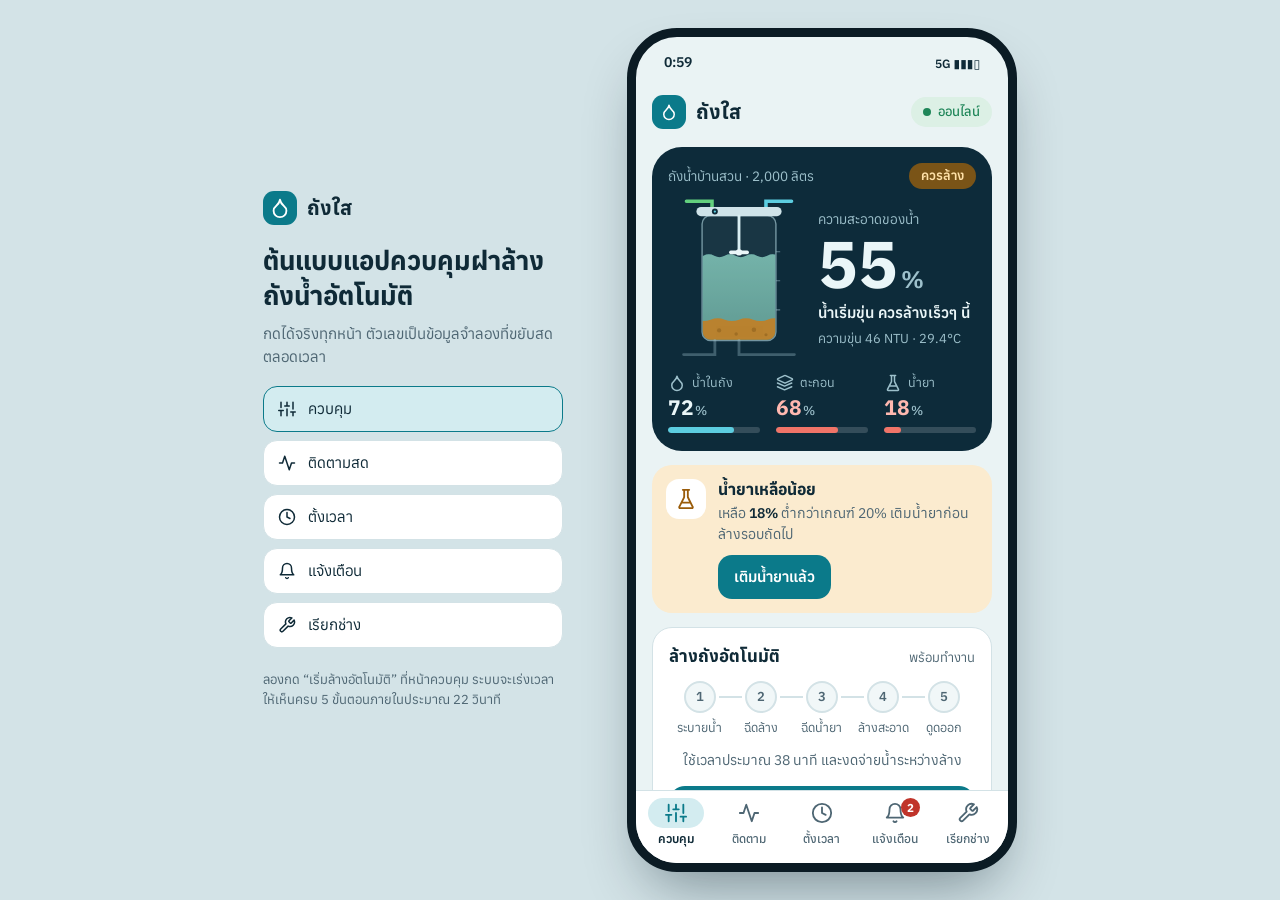
<file: auto-tank-cleaning/index.html>
﻿<!doctype html>
<html lang="th">

<head>
    <meta charset="utf-8">
    <meta name="viewport" content="width=device-width, initial-scale=1, viewport-fit=cover">
    <title>ถังใส — แอปควบคุมฝาล้างถังน้ำอัตโนมัติ</title>
    <link rel="preconnect" href="https://fonts.googleapis.com">
    <link rel="preconnect" href="https://fonts.gstatic.com" crossorigin>
    <link href="https://fonts.googleapis.com/css2?family=Anuphan:wght@400;500;600;700&display=swap" rel="stylesheet">
    <link rel="stylesheet" href="styles.css">
</head>

<body>

    <svg width="0" height="0" style="position:absolute" aria-hidden="true" focusable="false">
        <defs>
            <symbol id="i-sliders" viewBox="0 0 24 24" fill="none" stroke="currentColor" stroke-width="2"
                stroke-linecap="round" stroke-linejoin="round">
                <path d="M4 21v-7M4 10V3M12 21v-9M12 8V3M20 21v-5M20 12V3M1 14h6M9 8h6M17 16h6" />
            </symbol>
            <symbol id="i-activity" viewBox="0 0 24 24" fill="none" stroke="currentColor" stroke-width="2"
                stroke-linecap="round" stroke-linejoin="round">
                <path d="M22 12h-4l-3 9L9 3l-3 9H2" />
            </symbol>
            <symbol id="i-clock" viewBox="0 0 24 24" fill="none" stroke="currentColor" stroke-width="2"
                stroke-linecap="round" stroke-linejoin="round">
                <circle cx="12" cy="12" r="10" />
                <path d="M12 6v6l4 2" />
            </symbol>
            <symbol id="i-bell" viewBox="0 0 24 24" fill="none" stroke="currentColor" stroke-width="2"
                stroke-linecap="round" stroke-linejoin="round">
                <path d="M6 8a6 6 0 0 1 12 0c0 7 3 9 3 9H3s3-2 3-9M10.3 21a1.94 1.94 0 0 0 3.4 0" />
            </symbol>
            <symbol id="i-wrench" viewBox="0 0 24 24" fill="none" stroke="currentColor" stroke-width="2"
                stroke-linecap="round" stroke-linejoin="round">
                <path
                    d="M14.7 6.3a1 1 0 0 0 0 1.4l1.6 1.6a1 1 0 0 0 1.4 0l3.77-3.77a6 6 0 0 1-7.94 7.94l-6.91 6.91a2.12 2.12 0 0 1-3-3l6.91-6.91a6 6 0 0 1 7.94-7.94l-3.76 3.76z" />
            </symbol>
            <symbol id="i-droplet" viewBox="0 0 24 24" fill="none" stroke="currentColor" stroke-width="2"
                stroke-linecap="round" stroke-linejoin="round">
                <path
                    d="M12 22a7 7 0 0 0 7-7c0-2-1-3.9-3-5.5s-3.5-4-4-6.5c-.5 2.5-2 4.9-4 6.5C6 11.1 5 13 5 15a7 7 0 0 0 7 7z" />
            </symbol>
            <symbol id="i-flask" viewBox="0 0 24 24" fill="none" stroke="currentColor" stroke-width="2"
                stroke-linecap="round" stroke-linejoin="round">
                <path
                    d="M10 2v7.5a2 2 0 0 1-.2.9L4.7 20.5a1 1 0 0 0 .9 1.5h12.8a1 1 0 0 0 .9-1.5L14.2 10.4a2 2 0 0 1-.2-.9V2M8.5 2h7M7 16h10" />
            </symbol>
            <symbol id="i-layers" viewBox="0 0 24 24" fill="none" stroke="currentColor" stroke-width="2"
                stroke-linecap="round" stroke-linejoin="round">
                <path
                    d="M12.8 2.2a2 2 0 0 0-1.6 0L2.6 6.1a1 1 0 0 0 0 1.8l8.6 3.9a2 2 0 0 0 1.6 0l8.6-3.9a1 1 0 0 0 0-1.8zM2 12l8.6 3.9a2 2 0 0 0 1.6 0L21 12M2 17l8.6 3.9a2 2 0 0 0 1.6 0L21 17" />
            </symbol>
            <symbol id="i-camera" viewBox="0 0 24 24" fill="none" stroke="currentColor" stroke-width="2"
                stroke-linecap="round" stroke-linejoin="round">
                <path d="M14.5 4h-5L7 7H4a2 2 0 0 0-2 2v9a2 2 0 0 0 2 2h16a2 2 0 0 0 2-2V9a2 2 0 0 0-2-2h-3z" />
                <circle cx="12" cy="13" r="3" />
            </symbol>
            <symbol id="i-phone" viewBox="0 0 24 24" fill="none" stroke="currentColor" stroke-width="2"
                stroke-linecap="round" stroke-linejoin="round">
                <path
                    d="M22 16.9v3a2 2 0 0 1-2.2 2 19.8 19.8 0 0 1-8.6-3.1 19.5 19.5 0 0 1-6-6A19.8 19.8 0 0 1 2.1 4.2 2 2 0 0 1 4.1 2h3a2 2 0 0 1 2 1.7c.1 1 .4 1.9.7 2.8a2 2 0 0 1-.5 2.1L8.1 9.9a16 16 0 0 0 6 6l1.3-1.3a2 2 0 0 1 2.1-.5c.9.3 1.8.6 2.8.7a2 2 0 0 1 1.7 2z" />
            </symbol>
            <symbol id="i-check" viewBox="0 0 24 24" fill="none" stroke="currentColor" stroke-width="2.4"
                stroke-linecap="round" stroke-linejoin="round">
                <path d="M20 6 9 17l-5-5" />
            </symbol>
            <symbol id="i-alert" viewBox="0 0 24 24" fill="none" stroke="currentColor" stroke-width="2"
                stroke-linecap="round" stroke-linejoin="round">
                <path d="m21.7 18-8-14a2 2 0 0 0-3.5 0l-8 14A2 2 0 0 0 4 21h16a2 2 0 0 0 1.7-3M12 9v4M12 17h.01" />
            </symbol>
            <symbol id="i-plus" viewBox="0 0 24 24" fill="none" stroke="currentColor" stroke-width="2.2"
                stroke-linecap="round" stroke-linejoin="round">
                <path d="M5 12h14M12 5v14" />
            </symbol>
            <symbol id="i-minus" viewBox="0 0 24 24" fill="none" stroke="currentColor" stroke-width="2.2"
                stroke-linecap="round" stroke-linejoin="round">
                <path d="M5 12h14" />
            </symbol>
            <symbol id="i-chev" viewBox="0 0 24 24" fill="none" stroke="currentColor" stroke-width="2"
                stroke-linecap="round" stroke-linejoin="round">
                <path d="m9 18 6-6-6-6" />
            </symbol>
            <symbol id="i-play" viewBox="0 0 24 24" fill="currentColor">
                <path d="M7 4.5v15a1 1 0 0 0 1.5.9l12-7.5a1 1 0 0 0 0-1.8l-12-7.5A1 1 0 0 0 7 4.5z" />
            </symbol>
            <symbol id="i-stop" viewBox="0 0 24 24" fill="currentColor">
                <rect x="5" y="5" width="14" height="14" rx="3" />
            </symbol>
            <symbol id="i-drain" viewBox="0 0 24 24" fill="none" stroke="currentColor" stroke-width="2"
                stroke-linecap="round" stroke-linejoin="round">
                <path d="M12 3v12M8 11l4 4 4-4M5 21h14" />
            </symbol>
            <symbol id="i-spin" viewBox="0 0 24 24" fill="none" stroke="currentColor" stroke-width="2"
                stroke-linecap="round" stroke-linejoin="round">
                <path d="M21 12a9 9 0 1 1-3-6.7M21 3v6h-6" />
            </symbol>
            <symbol id="i-suck" viewBox="0 0 24 24" fill="none" stroke="currentColor" stroke-width="2"
                stroke-linecap="round" stroke-linejoin="round">
                <path d="m18 9-6-6-6 6M12 3v14M5 21h14" />
            </symbol>
            <symbol id="i-timer" viewBox="0 0 24 24" fill="none" stroke="currentColor" stroke-width="2"
                stroke-linecap="round" stroke-linejoin="round">
                <path d="M10 2h4M12 14l3-3" />
                <circle cx="12" cy="14" r="8" />
            </symbol>
            <symbol id="i-ban" viewBox="0 0 24 24" fill="none" stroke="currentColor" stroke-width="2"
                stroke-linecap="round" stroke-linejoin="round">
                <circle cx="12" cy="12" r="10" />
                <path d="m4.9 4.9 14.2 14.2" />
            </symbol>
        </defs>
    </svg>

    <div class="stage">
        <aside class="side">
            <div class="mark"><span class="logo"><svg class="i">
                        <use href="#i-droplet" />
                    </svg></span>ถังใส</div>
            <h1>ต้นแบบแอปควบคุมฝาล้างถังน้ำอัตโนมัติ</h1>
            <p>กดได้จริงทุกหน้า ตัวเลขเป็นข้อมูลจำลองที่ขยับสดตลอดเวลา</p>
            <nav class="side-nav" id="side-nav" aria-label="ไปยังหน้าจอ">
                <button data-goto="home"><svg class="i s">
                        <use href="#i-sliders" />
                    </svg>ควบคุม</button>
                <button data-goto="monitor"><svg class="i s">
                        <use href="#i-activity" />
                    </svg>ติดตามสด</button>
                <button data-goto="schedule"><svg class="i s">
                        <use href="#i-clock" />
                    </svg>ตั้งเวลา</button>
                <button data-goto="alerts"><svg class="i s">
                        <use href="#i-bell" />
                    </svg>แจ้งเตือน</button>
                <button data-goto="tech"><svg class="i s">
                        <use href="#i-wrench" />
                    </svg>เรียกช่าง</button>
            </nav>
            <small>ลองกด “เริ่มล้างอัตโนมัติ” ที่หน้าควบคุม ระบบจะเร่งเวลาให้เห็นครบ 5 ขั้นตอนภายในประมาณ 22
                วินาที</small>
        </aside>

        <main class="phone" id="phone">
            <div class="statusbar" aria-hidden="true"><span id="clock">9:41</span><span>5G ▮▮▮▯</span></div>

            <div class="viewport">

                <!-- ================= HOME ================= -->
                <section class="screen on" data-screen="home" aria-label="ควบคุม">
                    <header class="top">
                        <div class="brand"><span class="logo"><svg class="i s">
                                    <use href="#i-droplet" />
                                </svg></span>ถังใส</div>
                        <span class="pill"><i class="dot pulse"></i>ออนไลน์</span>
                    </header>

                    <section class="hero" id="hero" data-st="should" aria-label="สถานะถังน้ำ">
                        <div class="hero-top"><span>ถังน้ำบ้านสวน · 2,000 ลิตร</span><span class="tag"
                                id="h-tag">ควรล้าง</span></div>
                        <div class="hero-main">
                            <svg class="tank" id="tank" viewBox="0 0 200 232" role="img"
                                aria-label="ภาพตัดถังน้ำพร้อมฝาล้างอัตโนมัติ แสดงระดับน้ำและตะกอนแบบสด" data-step="-1">
                                <defs>
                                    <clipPath id="tclip">
                                        <rect x="49" y="27" width="102" height="174" rx="11" />
                                    </clipPath>
                                    <linearGradient id="wg" x1="0" y1="0" x2="0" y2="1">
                                        <stop offset="0" stop-color="#5CCDE0" stop-opacity=".95" />
                                        <stop offset="1" stop-color="#2A93AC" stop-opacity=".9" />
                                    </linearGradient>
                                </defs>
                                <!-- hoses on lid -->
                                <path d="M62 16V6H26" fill="none" stroke="#63D07E" stroke-width="5"
                                    stroke-linecap="round" />
                                <path d="M138 16V6H174" fill="none" stroke="#5CCDE0" stroke-width="5"
                                    stroke-linecap="round" />
                                <!-- tank shell -->
                                <rect x="48" y="26" width="104" height="176" rx="12" fill="rgba(255,255,255,.05)"
                                    stroke="#9DC0CB" stroke-opacity=".7" stroke-width="2" />
                                <g clip-path="url(#tclip)">
                                    <g id="wLevel" transform="translate(0 82)">
                                        <g class="wave">
                                            <path id="wPath" fill="url(#wg)" />
                                            <path id="wTurb" fill="#B9822F" opacity="0" />
                                        </g>
                                    </g>
                                    <g id="sedG" transform="translate(0 170)">
                                        <path id="sPath" fill="#B9822F" />
                                    </g>
                                    <g id="sedDots" fill="#8A5F1C" opacity=".55">
                                        <circle cx="72" cy="188" r="3" />
                                        <circle cx="96" cy="193" r="2.4" />
                                        <circle cx="121" cy="187" r="3.2" />
                                        <circle cx="138" cy="194" r="2.2" />
                                    </g>
                                </g>
                                <!-- level ticks -->
                                <g stroke="#9DC0CB" stroke-opacity=".55" stroke-width="1.5">
                                    <path d="M152 159H158M152 118H158M152 77H158" />
                                </g>
                                <!-- lid -->
                                <rect x="40" y="14" width="120" height="13" rx="6.5" fill="#CFE3E9" />
                                <circle cx="66" cy="20.5" r="4.2" fill="#0D2B3A" />
                                <circle cx="66" cy="20.5" r="1.6" fill="#5CCDE0" />
                                <!-- nozzle pipe + head -->
                                <line x1="100" y1="27" x2="100" y2="76" stroke="#D9EEF2" stroke-width="4"
                                    stroke-linecap="round" />
                                <g class="spray">
                                    <line x1="100" y1="63" x2="100" y2="44" transform="rotate(0 100 78)" />
                                    <line x1="100" y1="63" x2="100" y2="44" transform="rotate(45 100 78)" />
                                    <line x1="100" y1="63" x2="100" y2="44" transform="rotate(90 100 78)" />
                                    <line x1="100" y1="63" x2="100" y2="44" transform="rotate(135 100 78)" />
                                    <line x1="100" y1="63" x2="100" y2="44" transform="rotate(180 100 78)" />
                                    <line x1="100" y1="63" x2="100" y2="44" transform="rotate(225 100 78)" />
                                    <line x1="100" y1="63" x2="100" y2="44" transform="rotate(270 100 78)" />
                                    <line x1="100" y1="63" x2="100" y2="44" transform="rotate(315 100 78)" />
                                </g>
                                <g class="nozzle">
                                    <rect x="86" y="75.5" width="28" height="5" rx="2.5" fill="#EAF6F8" />
                                    <circle cx="100" cy="78" r="4.5" fill="#EAF6F8" />
                                </g>
                                <!-- drain + suction lines -->
                                <path class="flow drain" d="M66 202V222H22" />
                                <path class="flow suck" d="M100 202V222H178" />
                            </svg>
                            <div class="hero-read">
                                <div class="lbl">ความสะอาดของน้ำ</div>
                                <div class="big"><span data-b="clean">54</span><small>%</small></div>
                                <div class="verdict" id="h-verdict">น้ำเริ่มขุ่น ควรล้างเร็วๆ นี้</div>
                                <div class="sub num">ความขุ่น <span data-b="turb"></span> NTU · <span
                                        data-b="temp"></span>°C</div>
                            </div>
                        </div>
                        <div class="hero-bars">
                            <div class="hb" id="hb-level">
                                <div class="hb-l"><svg class="i s">
                                        <use href="#i-droplet" />
                                    </svg>น้ำในถัง</div>
                                <div class="hb-v"><span data-b="level"></span><small>%</small></div>
                                <div class="bar"><i data-w="level" style="--c:var(--water-h)"></i></div>
                            </div>
                            <div class="hb" id="hb-sed">
                                <div class="hb-l"><svg class="i s">
                                        <use href="#i-layers" />
                                    </svg>ตะกอน</div>
                                <div class="hb-v"><span data-b="sediment"></span><small>%</small></div>
                                <div class="bar"><i data-w="sediment" style="--c:var(--sed-h)"></i></div>
                            </div>
                            <div class="hb" id="hb-chem">
                                <div class="hb-l"><svg class="i s">
                                        <use href="#i-flask" />
                                    </svg>น้ำยา</div>
                                <div class="hb-v"><span data-b="chem"></span><small>%</small></div>
                                <div class="bar"><i data-w="chem" style="--c:var(--chem-h)"></i></div>
                            </div>
                        </div>
                    </section>

                    <div id="banner-slot"></div>

                    <section class="card" aria-label="ล้างถังอัตโนมัติ">
                        <div class="card-h">
                            <h3>ล้างถังอัตโนมัติ</h3><span class="muted" id="act-state">พร้อมทำงาน</span>
                        </div>
                        <ol class="steps" id="steps"></ol>
                        <p class="step-desc" id="step-desc">ใช้เวลาประมาณ 38 นาที และงดจ่ายน้ำระหว่างล้าง</p>
                        <div class="prog" id="prog" hidden>
                            <div class="bar big"><i id="prog-fill" style="--c:var(--brand)"></i></div>
                            <div class="prog-meta num"><span id="prog-pct">0%</span><span id="prog-eta"></span></div>
                        </div>
                        <button class="btn" id="btn-start"><svg class="i">
                                <use href="#i-play" />
                            </svg>เริ่มล้างอัตโนมัติ</button>
                        <button class="btn danger" id="btn-stop" hidden><svg class="i">
                                <use href="#i-stop" />
                            </svg>หยุดฉุกเฉิน</button>
                    </section>

                    <button class="row-link" data-goto="schedule">
                        <span class="ic"><svg class="i">
                                <use href="#i-clock" />
                            </svg></span>
                        <div><small>ล้างอัตโนมัติรอบถัดไป</small><b id="home-next">—</b></div>
                        <svg class="i s muted">
                            <use href="#i-chev" />
                        </svg>
                    </button>

                    <section class="card" aria-label="ควบคุมเอง">
                        <div class="card-h">
                            <h3>ควบคุมเอง</h3><span class="muted">แตะเพื่อเปิด/ปิดทีละขั้น</span>
                        </div>
                        <div class="tiles" id="tiles"></div>
                    </section>
                </section>

                <!-- ================= MONITOR ================= -->
                <section class="screen" data-screen="monitor" aria-label="ติดตามสด">
                    <header class="top">
                        <h2>ติดตามสด</h2><span class="pill"><i class="dot pulse"></i>อัปเดตทุกวินาที</span>
                    </header>

                    <section class="card gauge-card" id="gauge-card" data-st="should">
                        <div class="gauge-wrap">
                            <svg class="gauge" viewBox="0 0 200 112" aria-hidden="true">
                                <path class="g-track" d="M20 100A80 80 0 0 1 180 100" pathLength="100" />
                                <path class="g-fill" id="g-fill" d="M20 100A80 80 0 0 1 180 100" pathLength="100"
                                    style="stroke-dasharray:0 100" />
                            </svg>
                            <div class="g-read">
                                <div class="big"><span data-b="clean">54</span><small>%</small></div>
                                <span>ความสะอาดของน้ำ</span>
                            </div>
                        </div>
                        <p class="g-verdict" id="g-verdict">ควรล้างเร็วๆ นี้</p>
                        <div class="mini3">
                            <div><b><span data-b="turb"></span></b><small>ความขุ่น (NTU)</small></div>
                            <div><b><span data-b="temp"></span></b><small>อุณหภูมิ (°C)</small></div>
                            <div><b><span data-b="ph"></span></b><small>ค่า pH</small></div>
                        </div>
                    </section>

                    <section class="card" style="padding-top:4px;padding-bottom:4px">
                        <div class="m-row">
                            <span class="m-ic" style="--c:var(--water)"><svg class="i">
                                    <use href="#i-droplet" />
                                </svg></span>
                            <div class="m-b">
                                <div class="m-t">ระดับน้ำ</div>
                                <div class="m-s num"><span data-b="liters"></span> จาก 2,000 ลิตร</div>
                                <div class="bar"><i data-w="level" style="--c:var(--water)"></i></div>
                            </div>
                            <div class="m-v"><span data-b="level"></span><small>%</small></div>
                        </div>
                        <div class="m-row">
                            <span class="m-ic" style="--c:var(--sed)"><svg class="i">
                                    <use href="#i-layers" />
                                </svg></span>
                            <div class="m-b">
                                <div class="m-t">ตะกอนก้นถัง</div>
                                <div class="m-s num">หนาประมาณ <span data-b="thick"></span> ซม. · เตือนเมื่อเกิน <span
                                        data-b="tsed"></span>%</div>
                                <div class="bar"><i data-w="sediment" style="--c:var(--sed)"></i></div>
                            </div>
                            <div class="m-v"><span data-b="sediment"></span><small>%</small></div>
                        </div>
                        <div class="m-row">
                            <span class="m-ic" style="--c:var(--chem)"><svg class="i">
                                    <use href="#i-flask" />
                                </svg></span>
                            <div class="m-b">
                                <div class="m-t">น้ำยาล้างถัง</div>
                                <div class="m-s num">เหลือ <span data-b="chemL"></span> จาก 5 ลิตร · ล้างได้อีก <span
                                        data-b="washes"></span> รอบ</div>
                                <div class="bar"><i data-w="chem" style="--c:var(--chem)"></i></div>
                            </div>
                            <div class="m-v"><span data-b="chem"></span><small>%</small></div>
                        </div>
                    </section>

                    <section class="card">
                        <div class="card-h">
                            <h3>แนวโน้มล่าสุด</h3>
                        </div>
                        <div class="seg" id="ch-seg" role="group" aria-label="เลือกข้อมูลกราฟ">
                            <button class="on" data-m="clean">ความสะอาด</button><button
                                data-m="level">ระดับน้ำ</button><button data-m="sediment">ตะกอน</button>
                        </div>
                        <svg class="chart" viewBox="0 0 320 150" role="img" aria-label="กราฟแนวโน้มค่าที่เลือก">
                            <g id="ch-grid"></g>
                            <path id="ch-area" opacity=".14" />
                            <path id="ch-line" fill="none" stroke-width="2.6" stroke-linejoin="round"
                                stroke-linecap="round" />
                            <line id="ch-th" stroke-dasharray="4 4" stroke-width="1.4" opacity="0" />
                            <text id="ch-thl" x="312" text-anchor="end" opacity="0"></text>
                            <circle id="ch-dot" r="4.5" />
                        </svg>
                    </section>

                    <section class="card">
                        <div class="card-h">
                            <h3>ประวัติการล้าง</h3>
                        </div>
                        <ul class="log" id="log"></ul>
                    </section>
                </section>

                <!-- ================= SCHEDULE ================= -->
                <section class="screen" data-screen="schedule" aria-label="ตั้งเวลา">
                    <header class="top">
                        <h2>ตั้งเวลาล้างอัตโนมัติ</h2>
                    </header>

                    <section class="next" aria-live="polite">
                        <div class="next-row">
                            <div>
                                <small>รอบถัดไป</small>
                                <div class="when" id="sc-when">—</div>
                                <div class="in" id="sc-in"></div>
                            </div>
                            <button class="switch" id="sc-enabled" role="switch" aria-checked="true"
                                aria-label="เปิดใช้ตารางล้างอัตโนมัติ"></button>
                        </div>
                    </section>

                    <section class="card">
                        <div class="field-l">ล้างทุกกี่วัน</div>
                        <div class="seg" id="sc-mode" style="margin-top:8px" role="group" aria-label="รูปแบบการทำซ้ำ">
                            <button class="on" data-mode="weekly">ตามวันในสัปดาห์</button><button
                                data-mode="interval">ทุกๆ กี่วัน</button>
                        </div>
                        <div id="sc-weekly">
                            <div class="days" id="sc-days" role="group" aria-label="เลือกวัน">
                                <button data-d="1">จ</button><button data-d="2">อ</button><button
                                    data-d="3">พ</button><button data-d="4">พฤ</button><button
                                    data-d="5">ศ</button><button data-d="6">ส</button><button data-d="0">อา</button>
                            </div>
                            <div class="stepper"><label>ทำซ้ำทุก</label>
                                <div class="step-ctl"><button data-w="-1" aria-label="ลดจำนวนสัปดาห์"><svg class="i s">
                                            <use href="#i-minus" />
                                        </svg></button><output id="sc-weeks" class="num">1</output><button data-w="1"
                                        aria-label="เพิ่มจำนวนสัปดาห์"><svg class="i s">
                                            <use href="#i-plus" />
                                        </svg></button></div>
                                <span class="muted">สัปดาห์</span>
                            </div>
                        </div>
                        <div id="sc-interval" hidden>
                            <div class="stepper"><label>ล้างทุก</label>
                                <div class="step-ctl"><button data-e="-1" aria-label="ลดจำนวนวัน"><svg class="i s">
                                            <use href="#i-minus" />
                                        </svg></button><output id="sc-every" class="num">3</output><button data-e="1"
                                        aria-label="เพิ่มจำนวนวัน"><svg class="i s">
                                            <use href="#i-plus" />
                                        </svg></button></div>
                                <span class="muted">วัน</span>
                            </div>
                            <p class="hint">นับจากวันนี้ แล้วล้างซ้ำตามจำนวนวันที่เลือก</p>
                        </div>
                    </section>

                    <section class="card">
                        <label class="field-l" for="sc-time">เวลาเริ่มล้าง</label>
                        <input class="time-in" type="time" id="sc-time" value="02:00">
                        <p class="hint">แนะนำเวลากลางคืน เพราะระบบงดจ่ายน้ำประมาณ 40 นาที</p>
                    </section>

                    <section class="card" style="padding-top:4px;padding-bottom:4px">
                        <div class="opt">
                            <div><b>ฉีดน้ำยาฆ่าเชื้อ</b><small>ปิดได้ถ้าต้องการล้างด้วยน้ำเปล่า</small></div><button
                                class="switch" role="switch" aria-checked="true" data-sc="chem"
                                aria-label="ฉีดน้ำยาฆ่าเชื้อ"></button>
                        </div>
                        <div class="opt">
                            <div><b>เตือนก่อนเริ่ม 30 นาที</b><small>ส่งแจ้งเตือนให้เก็บน้ำสำรองไว้ใช้</small></div>
                            <button class="switch" role="switch" aria-checked="true" data-sc="notify"
                                aria-label="เตือนก่อนเริ่ม"></button>
                        </div>
                        <div class="opt">
                            <div><b>ข้ามรอบถ้าน้ำยาไม่พอ</b><small>แล้วแจ้งให้เติมน้ำยาแทน</small></div><button
                                class="switch" role="switch" aria-checked="false" data-sc="skip"
                                aria-label="ข้ามรอบถ้าน้ำยาไม่พอ"></button>
                        </div>
                    </section>

                    <section class="card">
                        <div class="card-h">
                            <h3>4 รอบถัดไป</h3>
                        </div>
                        <ul class="up" id="sc-up"></ul>
                    </section>

                    <button class="btn" id="sc-save"><svg class="i">
                            <use href="#i-check" />
                        </svg>บันทึกตารางเวลา</button>
                </section>

                <!-- ================= ALERTS ================= -->
                <section class="screen" data-screen="alerts" aria-label="แจ้งเตือน">
                    <header class="top">
                        <h2>แจ้งเตือน</h2>
                    </header>
                    <div id="al-list"></div>

                    <section class="card">
                        <div class="card-h">
                            <h3>เกณฑ์แจ้งเตือน</h3><span class="muted">ปรับได้เอง</span>
                        </div>
                        <div class="th">
                            <div class="th-h"><label for="th-chem">น้ำยาเหลือต่ำกว่า</label><output
                                    id="o-chem">20%</output></div><input type="range" id="th-chem" min="5" max="50"
                                step="1" value="20">
                        </div>
                        <div class="th">
                            <div class="th-h"><label for="th-sed">ตะกอนสูงกว่า</label><output id="o-sed">60%</output>
                            </div><input type="range" id="th-sed" min="30" max="90" step="1" value="60">
                        </div>
                        <div class="th">
                            <div class="th-h"><label for="th-level">ระดับน้ำต่ำกว่า</label><output
                                    id="o-level">25%</output></div><input type="range" id="th-level" min="10" max="50"
                                step="1" value="25">
                        </div>
                    </section>

                    <section class="card">
                        <div class="card-h">
                            <h3>ก่อนหน้านี้</h3>
                        </div>
                        <ul class="log" id="al-hist">
                            <li>
                                <div>ล้างอัตโนมัติเสร็จ<small>14 ก.ย. 02:38</small></div><span class="r">สะอาด
                                    97%</span>
                            </li>
                            <li>
                                <div>เติมน้ำยาแล้ว<small>9 ก.ย. 18:12 · จากเดิม 17%</small></div><span
                                    class="r">เต็มถัง</span>
                            </li>
                            <li>
                                <div>ตะกอนสูง 71% แล้วล้างอัตโนมัติ<small>7 ก.ย. 02:00</small></div><span
                                    class="r">สะอาด 96%</span>
                            </li>
                        </ul>
                    </section>

                    <section class="card">
                        <div class="card-h">
                            <h3>ทดลองสถานการณ์</h3><span class="muted">สำหรับสาธิต</span>
                        </div>
                        <div class="demo">
                            <button class="btn soft" data-sim="chem">น้ำยาใกล้หมด</button>
                            <button class="btn soft" data-sim="sed">ตะกอนเยอะ</button>
                            <button class="btn soft" data-sim="level">น้ำในถังต่ำ</button>
                            <button class="btn ghost" data-sim="ok">ค่าปกติ</button>
                        </div>
                    </section>
                </section>

                <!-- ================= TECH ================= -->
                <section class="screen" data-screen="tech" aria-label="เรียกช่าง">
                    <header class="top">
                        <h2>เรียกช่าง</h2>
                    </header>

                    <div id="tk-form">
                        <section class="card">
                            <div class="card-h">
                                <h3>พบปัญหาอะไร</h3><span class="muted">เลือกได้หลายข้อ</span>
                            </div>
                            <div class="chips" id="tk-issues">
                                <button class="chip" data-v="ปั๊มไม่ทำงาน">ปั๊มไม่ทำงาน</button>
                                <button class="chip" data-v="หัวฉีดอุดตัน">หัวฉีดอุดตัน</button>
                                <button class="chip" data-v="กล้องมองไม่เห็น">กล้องมองไม่เห็น</button>
                                <button class="chip" data-v="น้ำรั่ว">น้ำรั่ว</button>
                                <button class="chip" data-v="ฝาไม่ปิดสนิท">ฝาไม่ปิดสนิท</button>
                                <button class="chip" data-v="ดูดตะกอนไม่ออก">ดูดตะกอนไม่ออก</button>
                                <button class="chip" data-v="อื่นๆ">อื่นๆ</button>
                            </div>
                            <textarea id="tk-note"
                                placeholder="เล่าอาการเพิ่มเติม เช่น เกิดขึ้นตอนไหน ได้ยินเสียงอะไร"></textarea>
                        </section>

                        <section class="card">
                            <div class="card-h">
                                <h3>ต้องการให้ช่างมาเมื่อไหร่</h3>
                            </div>
                            <div class="seg" id="tk-urg" role="group" aria-label="ความเร่งด่วน">
                                <button class="on" data-u="now">ด่วน วันนี้</button><button
                                    data-u="later">นัดล่วงหน้า</button>
                            </div>
                            <div class="chips" id="tk-when" style="margin-top:12px" hidden>
                                <button class="chip on" data-v="พรุ่งนี้ เช้า">พรุ่งนี้ เช้า</button>
                                <button class="chip" data-v="พรุ่งนี้ บ่าย">พรุ่งนี้ บ่าย</button>
                                <button class="chip" data-v="มะรืนนี้">มะรืนนี้</button>
                            </div>
                        </section>

                        <section class="card">
                            <div class="card-h">
                                <h3>สถานะอุปกรณ์ตอนนี้</h3><span class="muted">ช่างจะเห็นข้อมูลนี้</span>
                            </div>
                            <ul class="dev" id="tk-dev"></ul>
                        </section>

                        <div class="stack">
                            <button class="btn" id="tk-send"><svg class="i">
                                    <use href="#i-wrench" />
                                </svg><span id="tk-send-l">เรียกช่างทันที</span></button>
                            <button class="btn ghost" id="tk-call"><svg class="i">
                                    <use href="#i-phone" />
                                </svg>โทรหาศูนย์บริการ 24 ชั่วโมง</button>
                        </div>
                    </div>

                    <div id="tk-track" hidden>
                        <section class="card">
                            <div class="card-h">
                                <h3 id="tk-title">ส่งคำขอแล้ว</h3><span class="muted" id="tk-eta"></span>
                            </div>
                            <ol class="tl" id="tk-tl"></ol>
                            <div class="tech" id="tk-person" hidden>
                                <span class="avatar">ว</span>
                                <div style="flex:1;min-width:0"><b>ช่างวิชัย · ช่างระบบน้ำ</b><small class="muted"
                                        style="display:block;font-size:13px">คะแนน 4.9 จาก 312 งาน</small></div>
                                <button class="btn sm soft" id="tk-callp" aria-label="โทรหาช่าง"><svg class="i s">
                                        <use href="#i-phone" />
                                    </svg>โทร</button>
                            </div>
                        </section>
                        <section class="card">
                            <div class="card-h">
                                <h3>ข้อมูลที่ส่งให้ช่างแล้ว</h3>
                            </div>
                            <p class="muted num" style="font-size:14px" id="tk-att"></p>
                            <p class="muted" style="font-size:14px;margin-top:6px" id="tk-sum"></p>
                        </section>
                        <button class="btn danger" id="tk-cancel"><svg class="i">
                                <use href="#i-ban" />
                            </svg>ยกเลิกคำขอ</button>
                    </div>
                </section>

            </div>

            <nav class="nav" id="nav" aria-label="เมนูหลัก">
                <button data-goto="home" aria-current="true"><span class="pl"><svg class="i">
                            <use href="#i-sliders" />
                        </svg></span>ควบคุม</button>
                <button data-goto="monitor"><span class="pl"><svg class="i">
                            <use href="#i-activity" />
                        </svg></span>ติดตาม</button>
                <button data-goto="schedule"><span class="pl"><svg class="i">
                            <use href="#i-clock" />
                        </svg></span>ตั้งเวลา</button>
                <button data-goto="alerts"><span class="pl"><svg class="i">
                            <use href="#i-bell" />
                        </svg></span>แจ้งเตือน<span class="badge" id="badge" hidden>0</span></button>
                <button data-goto="tech"><span class="pl"><svg class="i">
                            <use href="#i-wrench" />
                        </svg></span>เรียกช่าง</button>
            </nav>

            <div class="sheet-wrap" id="sheet" aria-hidden="true">
                <div class="scrim" id="scrim"></div>
                <div class="sheet" role="dialog" aria-modal="true" aria-labelledby="sheet-title">
                    <div class="grab"></div>
                    <div id="sheet-body"></div>
                </div>
            </div>
            <div class="toast" id="toast" role="status" aria-live="polite"></div>
        </main>
    </div>

    <script>
        (() => {
            'use strict';
            const $ = (s, r = document) => r.querySelector(s);
            const $$ = (s, r = document) => Array.from(r.querySelectorAll(s));
            const clamp = (v, a = 0, b = 100) => Math.min(b, Math.max(a, v));
            const rnd = () => Math.random() - 0.5;
            const fmt = n => Math.round(n).toLocaleString('th-TH');
            const DAYS = ['อาทิตย์', 'จันทร์', 'อังคาร', 'พุธ', 'พฤหัสบดี', 'ศุกร์', 'เสาร์'];
            const MON = ['ม.ค.', 'ก.พ.', 'มี.ค.', 'เม.ย.', 'พ.ค.', 'มิ.ย.', 'ก.ค.', 'ส.ค.', 'ก.ย.', 'ต.ค.', 'พ.ย.', 'ธ.ค.'];
            const pad = n => String(n).padStart(2, '0');
            const fmtDate = d => `${DAYS[d.getDay()]} ${d.getDate()} ${MON[d.getMonth()]}`;

            /* ---------- state ---------- */
            const S = {clean: 55, level: 72, sediment: 68, chem: 18, turb: 46, temp: 29.4, ph: 7.2, running: false, step: -1, stepT: 0, manual: -1, refill: false};
            const T = {chem: 20, sed: 60, level: 25, levelHigh: 92, turb: 60};
            const SC = {enabled: true, mode: 'weekly', days: [1, 4], weeks: 1, every: 3, time: '02:00', chem: true, notify: true, skip: false};
            const LOG = [{t: '14 ก.ย. 02:00', d: '38 นาที · ตามตาราง', c: 97}, {t: '7 ก.ย. 02:00', d: '37 นาที · ตามตาราง', c: 96}, {t: '31 ส.ค. 02:00', d: '39 นาที · ตามตาราง', c: 95}];
            const STEPS = [
                {name: 'ระบายน้ำ', icon: 'drain', sec: 5, desc: 'กำลังระบายน้ำเก่าออกทางท่อระบาย', tg: {level: 6, sediment: 64, turb: 58}},
                {name: 'ฉีดล้าง', icon: 'spin', sec: 5, desc: 'หัวฉีดหมุน 360° กำลังล้างผนังและก้นถัง', tg: {level: 12, sediment: 30, turb: 85}},
                {name: 'ฉีดน้ำยา', icon: 'flask', sec: 4, desc: 'กำลังฉีดน้ำยาฆ่าเชื้อทั่วผนังถัง', tg: {level: 14, sediment: 26, turb: 70}},
                {name: 'ล้างสะอาด', icon: 'droplet', sec: 4, desc: 'กำลังล้างคราบน้ำยาออกด้วยน้ำสะอาด', tg: {level: 28, sediment: 20, turb: 25}},
                {name: 'ดูดออก', icon: 'suck', sec: 4, desc: 'กำลังดูดตะกอนและน้ำเสียออกจากก้นถัง', tg: {level: 8, sediment: 2, turb: 5}}
            ];
            const TOTAL = STEPS.reduce((a, s) => a + s.sec, 0);
            const REAL_MIN = 38;
            const calcClean = () => clamp(100 - S.sediment * 0.42 - S.turb * 0.35);
            const stOf = c => c >= 85 ? {k: 'great', tag: 'สะอาดมาก', v: 'น้ำใสสะอาด พร้อมใช้'}
                : c >= 65 ? {k: 'ok', tag: 'ปกติ', v: 'คุณภาพน้ำอยู่ในเกณฑ์ดี'}
                    : c >= 40 ? {k: 'should', tag: 'ควรล้าง', v: 'น้ำเริ่มขุ่น ควรล้างเร็วๆ นี้'}
                        : {k: 'bad', tag: 'ล้างด่วน', v: 'น้ำขุ่นมาก ควรล้างทันที'};

            /* ---------- toast + sheet ---------- */
            let toastT;
            function toast(msg) {const el = $('#toast'); el.textContent = msg; el.classList.add('show'); clearTimeout(toastT); toastT = setTimeout(() => el.classList.remove('show'), 2600);}
            const sheet = $('#sheet');
            function openSheet(html) {$('#sheet-body').innerHTML = html; sheet.classList.add('open'); sheet.setAttribute('aria-hidden', 'false');}
            function closeSheet() {sheet.classList.remove('open'); sheet.setAttribute('aria-hidden', 'true');}
            $('#scrim').addEventListener('click', closeSheet);
            document.addEventListener('keydown', e => {if (e.key === 'Escape') closeSheet();});

            /* ---------- navigation ---------- */
            function goto(name) {
                $$('.screen').forEach(s => s.classList.toggle('on', s.dataset.screen === name));
                $$('#nav button').forEach(b => b.setAttribute('aria-current', String(b.dataset.goto === name)));
                $$('#side-nav button').forEach(b => b.setAttribute('aria-current', String(b.dataset.goto === name)));
                const sc = $(`.screen[data-screen="${name}"]`); if (sc) sc.scrollTop = 0;
                closeSheet();
            }
            document.addEventListener('click', e => {
                const g = e.target.closest('[data-goto]'); if (g) {goto(g.dataset.goto); return;}
                const a = e.target.closest('[data-act]'); if (a) {doAct(a.dataset.act);}
            });

            /* ---------- tank svg init ---------- */
            (function initTank() {
                let w = 'M20 0'; for (let i = 0; i < 9; i++) w += ' q7.5 -4 15 0 t15 0'; w += ' V210 H20 Z';
                $('#wPath').setAttribute('d', w); $('#wTurb').setAttribute('d', w);
                let s = 'M20 0'; for (let i = 0; i < 9; i++) s += ' q10 -4 20 0 t20 0'; s += ' V80 H20 Z';
                $('#sPath').setAttribute('d', s);
            })();

            /* ---------- steps + tiles ---------- */
            $('#steps').innerHTML = STEPS.map((s, i) => `<li data-i="${i}"><span class="n">${i + 1}</span>${s.name}</li>`).join('');
            $('#tiles').innerHTML = STEPS.map((s, i) => `<button class="tile" data-tile="${i}" aria-pressed="false"><svg class="i"><use href="#i-${s.icon}"/></svg>${s.name}<small>ปิดอยู่</small></button>`).join('')
                + `<button class="tile" data-cam="1"><svg class="i"><use href="#i-camera"/></svg>กล้องในถัง<small>ดูสด</small></button>`;
            $('#tiles').addEventListener('click', e => {
                const t = e.target.closest('.tile'); if (!t) return;
                if (t.dataset.cam) {openCamera(); return;}
                if (S.running) return;
                const i = +t.dataset.tile; S.manual = S.manual === i ? -1 : i;
                paint();
            });

            /* ---------- auto clean ---------- */
            function openConfirm() {
                const low = S.chem < 10;
                openSheet(`<h3 id="sheet-title">เริ่มล้างถังอัตโนมัติ?</h3>
  <ul class="facts">
    <li><svg class="i"><use href="#i-timer"/></svg><span>ใช้เวลาประมาณ ${REAL_MIN} นาที</span></li>
    <li><svg class="i"><use href="#i-droplet"/></svg><span>งดจ่ายน้ำจากถังระหว่างล้าง และเติมน้ำใหม่ให้เมื่อเสร็จ</span></li>
    <li class="${low ? 'w' : ''}"><svg class="i"><use href="#i-${low ? 'alert' : 'flask'}"/></svg><span>${low ? `น้ำยาเหลือ ${Math.round(S.chem)}% ไม่พอสำหรับ 1 รอบ ควรเติมก่อนเริ่มล้าง` : `ใช้น้ำยาประมาณ 10% จากที่เหลือ ${Math.round(S.chem)}%`}</span></li>
  </ul>
  <div class="stack"><button class="btn" data-act="go"><svg class="i"><use href="#i-play"/></svg>เริ่มล้าง</button><button class="btn ghost" data-act="close">ไม่ใช่ตอนนี้</button></div>`);
            }
            function startClean() {
                closeSheet(); S.manual = -1; S.running = true; S.step = 0; S.stepT = 0; S.refill = false;
                goto('home'); toast('เริ่มล้างถังแล้ว');
            }
            function stopClean() {S.running = false; S.step = -1; S.stepT = 0; toast('หยุดระบบแล้ว ทุกปั๊มหยุดทำงาน'); paint();}
            function finishClean() {
                S.running = false; S.step = -1; S.stepT = 0; S.refill = true;
                const c = Math.round(clamp(100 - 2 * 0.42 - 6 * 0.35));
                const n = new Date();
                LOG.unshift({t: `วันนี้ ${pad(n.getHours())}:${pad(n.getMinutes())}`, d: `${REAL_MIN} นาที · สั่งจากแอป`, c});
                renderLog();
                toast(`ล้างเสร็จแล้ว ความสะอาดน้ำ ${c}%`);
            }
            $('#btn-start').addEventListener('click', () => {if (S.manual >= 0) {S.manual = -1;} openConfirm();});
            $('#btn-stop').addEventListener('click', stopClean);

            function doAct(a) {
                if (a === 'close') closeSheet();
                else if (a === 'go') startClean();
                else if (a === 'refill') {S.chem = 100; toast('อัปเดตแล้ว น้ำยาเต็มถัง');}
                else if (a === 'clean') {if (S.running) {toast('กำลังล้างอยู่ ดูความคืบหน้าที่หน้าควบคุม'); goto('home');} else {goto('home'); openConfirm();} }
                else if (a === 'tech') goto('tech');
                paint();
            }

            /* ---------- camera ---------- */
            function openCamera() {
                openSheet(`<h3 id="sheet-title">กล้องในถัง</h3>
  <div class="cam"><svg viewBox="0 0 320 190" aria-label="ภาพจำลองจากกล้องตรวจสอบในถัง">
    <defs><radialGradient id="cg" cx=".5" cy=".4" r=".8"><stop offset="0" stop-color="#2F8DA1"/><stop offset="1" stop-color="#06202B"/></radialGradient>
    <filter id="cb"><feGaussianBlur stdDeviation="9"/></filter>
    <radialGradient id="vg" cx=".5" cy=".5" r=".7"><stop offset=".55" stop-color="#000" stop-opacity="0"/><stop offset="1" stop-color="#000" stop-opacity=".75"/></radialGradient></defs>
    <rect width="320" height="190" fill="url(#cg)"/>
    <g filter="url(#cb)" id="cam-blobs" fill="#B9822F">
      <ellipse cx="70" cy="140" rx="46" ry="22"/><ellipse cx="160" cy="158" rx="70" ry="24"/><ellipse cx="255" cy="138" rx="42" ry="24"/>
      <ellipse cx="110" cy="96" rx="30" ry="16"/><ellipse cx="220" cy="90" rx="26" ry="14"/>
    </g>
    <rect width="320" height="190" fill="url(#vg)"/>
    <circle cx="20" cy="20" r="5" fill="#F07468"/><text x="32" y="25" fill="#fff" font-size="13" font-family="sans-serif" font-weight="700">LIVE</text>
    <text x="304" y="25" fill="#fff" font-size="12" text-anchor="end" font-family="sans-serif" id="cam-time"></text>
  </svg></div>
  <p class="muted" style="font-size:13.5px;margin-bottom:14px">ภาพจำลอง ตะกอนในภาพเปลี่ยนตามค่าตะกอนจริงของถัง (<b class="num" style="color:var(--ink)" data-b="sediment"></b>%)</p>
  <button class="btn ghost" data-act="close">ปิด</button>`);
                paintCam();
            }
            function paintCam() {
                const g = $('#cam-blobs'); if (g) g.style.opacity = (0.12 + S.sediment / 100 * 0.75).toFixed(2);
                const t = $('#cam-time'); if (t) {const n = new Date(); t.textContent = `${pad(n.getHours())}:${pad(n.getMinutes())}:${pad(n.getSeconds())}`;}
            }

            /* ---------- alerts ---------- */
            function activeAlerts() {
                const a = [];
                if (S.chem < T.chem) a.push({
                    id: 'chem', sev: S.chem < 10 ? 'danger' : 'warn', icon: 'flask', title: 'น้ำยาเหลือน้อย',
                    body: 'เหลือ <b><span data-b="chem"></span>%</b> ต่ำกว่าเกณฑ์ <span data-b="tchem"></span>% เติมน้ำยาก่อนล้างรอบถัดไป', act: 'refill', label: 'เติมน้ำยาแล้ว'
                });
                if (S.sediment > T.sed) a.push({
                    id: 'sed', sev: S.sediment > 80 ? 'danger' : 'warn', icon: 'layers', title: 'ตะกอนในถังมากเกินไป',
                    body: 'ตะกอนสะสม <b><span data-b="sediment"></span>%</b> เกินเกณฑ์ <span data-b="tsed"></span>% ควรล้างอัตโนมัติเพื่อดูดตะกอนออก', act: 'clean', label: 'ล้างอัตโนมัติเลย'
                });
                if (S.turb > T.turb) a.push({
                    id: 'turb', sev: 'warn', icon: 'droplet', title: 'น้ำขุ่น',
                    body: 'ความขุ่น <b><span data-b="turb"></span> NTU</b> สูงกว่าปกติ ล้างถังเพื่อให้น้ำใสอีกครั้ง', act: 'clean', label: 'ล้างอัตโนมัติเลย'
                });
                if (S.level > T.levelHigh) a.push({
                    id: 'high', sev: 'warn', icon: 'droplet', title: 'น้ำในถังมากเกินไป',
                    body: 'ระดับน้ำ <b><span data-b="level"></span>%</b> ใกล้ล้นถัง การล้างอัตโนมัติจะระบายน้ำออกให้', act: 'clean', label: 'ล้างอัตโนมัติเลย'
                });
                if (S.level < T.level) a.push({
                    id: 'low', sev: 'danger', icon: 'alert', title: 'น้ำในถังต่ำ',
                    body: 'ระดับน้ำเหลือ <b><span data-b="level"></span>%</b> ต่ำกว่าเกณฑ์ <span data-b="tlevel"></span>% ตรวจสอบวาล์วน้ำเข้า หรือเรียกช่าง', act: 'tech', label: 'เรียกช่างตรวจสอบ'
                });
                return a.sort((x, y) => (y.sev === 'danger') - (x.sev === 'danger'));
            }
            const alertHTML = a => `<article class="al ${a.sev}"><span class="al-ic"><svg class="i"><use href="#i-${a.icon}"/></svg></span><div class="al-b"><h4>${a.title}</h4><p>${a.body}</p><button class="btn sm ${a.sev === 'danger' ? 'danger-solid' : ''}" data-act="${a.act}">${a.label}</button></div></article>`;
            let alertKey = '';
            function renderAlerts() {
                const list = activeAlerts();
                const key = list.map(a => a.id + a.sev).join('|');
                const badge = $('#badge'); badge.hidden = !list.length; badge.textContent = list.length;
                if (key === alertKey) return;
                alertKey = key;
                $('#al-list').innerHTML = list.length ? list.map(alertHTML).join('') : `<div class="empty"><svg class="i"><use href="#i-check"/></svg><p><b>ทุกอย่างปกติ</b>ยังไม่มีเรื่องที่ต้องทำ</p></div>`;
                const top = list[0];
                $('#banner-slot').innerHTML = top ? `<div class="banner ${top.sev}"><span class="al-ic"><svg class="i"><use href="#i-${top.icon}"/></svg></span><div class="al-b"><h4>${top.title}</h4><p>${top.body}</p><button class="btn sm ${top.sev === 'danger' ? 'danger-solid' : ''}" data-act="${top.act}">${top.label}</button></div></div>` : '';
            }
            [['chem', '#th-chem', '#o-chem'], ['sed', '#th-sed', '#o-sed'], ['level', '#th-level', '#o-level']].forEach(([k, i, o]) => {
                $(i).addEventListener('input', e => {T[k] = +e.target.value; $(o).textContent = T[k] + '%';});
            });
            $$('[data-sim]').forEach(b => b.addEventListener('click', () => {
                if (S.running) {toast('รอให้ล้างเสร็จก่อนจึงจะทดลองได้'); return;}
                S.manual = -1; const k = b.dataset.sim;
                if (k === 'chem') S.chem = 7; if (k === 'sed') {S.sediment = 78; S.turb = 54;} if (k === 'level') S.level = 15;
                if (k === 'ok') {S.chem = 85; S.sediment = 6; S.turb = 5; S.level = 78; S.refill = false;}
                toast(k === 'ok' ? 'ตั้งค่าเป็นปกติแล้ว' : 'ปรับค่าตามสถานการณ์แล้ว ดูการแจ้งเตือนได้เลย');
            }));

            /* ---------- log ---------- */
            function renderLog() {
                $('#log').innerHTML = LOG.slice(0, 4).map(l => `<li><div>${l.t}<small>${l.d}</small></div><span class="r num">สะอาด ${l.c}%</span></li>`).join('');
            }

            /* ---------- physics ---------- */
            function move(i, rate) {const tg = STEPS[i].tg; for (const k of ['level', 'sediment', 'turb']) S[k] += (tg[k] - S[k]) * rate;}
            function tick() {
                if (S.running) {
                    S.stepT += 0.25; move(S.step, 0.09);
                    if (S.step === 2) S.chem = Math.max(0, S.chem - 10 / (STEPS[2].sec / 0.25));
                    if (S.stepT >= STEPS[S.step].sec - 0.001) {S.step++; S.stepT = 0; if (S.step >= STEPS.length) finishClean();}
                } else if (S.manual >= 0) {
                    move(S.manual, 0.04); if (S.manual === 2) S.chem = Math.max(0, S.chem - 0.05);
                } else {
                    S.level = clamp(S.level + rnd() * 0.5 + (S.refill ? 0.4 : (72 - S.level) * 0.002), 2, 99);
                    if (S.refill && S.level >= 86) S.refill = false;
                    S.sediment = clamp(S.sediment + rnd() * 0.12 + 0.01, 0, 100);
                    S.turb = clamp(S.turb + rnd() * 1.2 + (S.sediment * 0.68 - S.turb) * 0.02, 2, 100);
                }
                S.temp = clamp(S.temp + rnd() * 0.08, 27, 33); S.ph = clamp(S.ph + rnd() * 0.03, 6.8, 7.6);
                S.clean += (calcClean() - S.clean) * 0.25;
            }

            /* ---------- paint ---------- */
            const VAL = {
                clean: () => Math.round(S.clean), level: () => Math.round(S.level), sediment: () => Math.round(S.sediment), chem: () => Math.round(S.chem), turb: () => Math.round(S.turb),
                temp: () => S.temp.toFixed(1), ph: () => S.ph.toFixed(1), liters: () => fmt(S.level * 20), thick: () => (S.sediment * 0.06).toFixed(1),
                chemL: () => (S.chem * 0.05).toFixed(1) + ' ลิตร', washes: () => Math.floor(S.chem / 10),
                tchem: () => T.chem, tsed: () => T.sed, tlevel: () => T.level
            };
            function paint() {
                $$('[data-b]').forEach(el => {const f = VAL[el.dataset.b]; if (f) el.textContent = f();});
                $$('[data-w]').forEach(el => {el.style.width = clamp(S[el.dataset.w]) + '%';});

                const act = S.running ? S.step : S.manual;
                const tank = $('#tank'); tank.dataset.step = act;
                $('#wLevel').setAttribute('transform', `translate(0 ${(200 - S.level * 1.64).toFixed(1)})`);
                $('#wTurb').style.opacity = (S.turb / 100 * 0.6).toFixed(2);
                $('#sedG').setAttribute('transform', `translate(0 ${(200 - S.sediment * 0.4).toFixed(1)})`);

                const st = stOf(S.clean);
                const hero = $('#hero');
                hero.dataset.st = S.running ? 'run' : st.k;
                $('#h-tag').textContent = S.running ? 'กำลังล้าง' : st.tag;
                $('#h-verdict').textContent = S.running ? STEPS[S.step].desc : st.v;
                $('#hb-chem').classList.toggle('flag', S.chem < T.chem);
                $('#hb-sed').classList.toggle('flag', S.sediment > T.sed);
                $('#hb-level').classList.toggle('flag', S.level < T.level);
                $('#gauge-card').dataset.st = st.k;
                $('#g-fill').style.strokeDasharray = `${clamp(S.clean)} 100`;
                $('#g-verdict').textContent = st.v;

                // action card
                $$('#steps li').forEach((li, i) => {
                    li.classList.toggle('done', S.running && i < S.step);
                    li.classList.toggle('cur', S.running && i === S.step);
                });
                $('#btn-start').hidden = S.running; $('#btn-stop').hidden = !S.running; $('#prog').hidden = !S.running;
                $('#act-state').textContent = S.running ? `ขั้นที่ ${S.step + 1} จาก ${STEPS.length}` : (S.manual >= 0 ? 'กำลังควบคุมเอง' : 'พร้อมทำงาน');
                if (S.running) {
                    const done = STEPS.slice(0, S.step).reduce((a, s) => a + s.sec, 0) + S.stepT;
                    const pct = Math.min(100, Math.round(done / TOTAL * 100));
                    $('#prog-fill').style.width = pct + '%'; $('#prog-pct').textContent = pct + '%';
                    $('#prog-eta').textContent = `เหลือประมาณ ${Math.max(1, Math.ceil((1 - done / TOTAL) * REAL_MIN))} นาที`;
                    $('#step-desc').textContent = STEPS[S.step].desc;
                } else {
                    $('#step-desc').textContent = S.manual >= 0 ? `ควบคุมเอง: ${STEPS[S.manual].name} (ปิดที่ปุ่มด้านล่างเมื่อเสร็จ)` : `ใช้เวลาประมาณ ${REAL_MIN} นาที และงดจ่ายน้ำระหว่างล้าง`;
                }
                $$('.tile[data-tile]').forEach(t => {
                    const i = +t.dataset.tile, on = S.manual === i;
                    t.classList.toggle('on', on); t.setAttribute('aria-pressed', String(on));
                    t.disabled = S.running; t.querySelector('small').textContent = S.running && S.step === i ? 'ระบบกำลังทำ' : (on ? 'กำลังทำงาน' : 'ปิดอยู่');
                });

                renderAlerts();
                drawChart();
                renderDevices();
                if (sheet.classList.contains('open')) paintCam();
                $('#tk-att').textContent = `ระดับน้ำ ${Math.round(S.level)}% · ตะกอน ${Math.round(S.sediment)}% · น้ำยา ${Math.round(S.chem)}% · บันทึกการทำงาน 7 วัน`;
            }

            /* ---------- chart ---------- */
            const H = {clean: [], level: [], sediment: []};
            (function seed() {
                for (let i = 0; i < 48; i++) {
                    const k = (47 - i);
                    const lv = clamp(S.level + Math.sin(i / 6) * 4 + rnd() * 2), sd = clamp(S.sediment - k * 0.18 + rnd() * 1.2);
                    H.level.push(lv); H.sediment.push(sd); H.clean.push(clamp(100 - sd * 0.42 - clamp(sd * 0.68 + rnd() * 4) * 0.35));
                }
            })();
            let metric = 'clean';
            const MET = {clean: {c: 'var(--brand)'}, level: {c: 'var(--water)', th: () => T.level, thl: 'เกณฑ์ต่ำสุด'}, sediment: {c: 'var(--sed)', th: () => T.sed, thl: 'เกณฑ์เตือน'}};
            $('#ch-seg').addEventListener('click', e => {const b = e.target.closest('button'); if (!b) return; metric = b.dataset.m; $$('#ch-seg button').forEach(x => x.classList.toggle('on', x === b)); drawChart();});
            (function grid() {
                const g = $('#ch-grid'); let h = '';
                [[130, '0'], [70, '50'], [10, '100']].forEach(([y, l]) => {h += `<line x1="28" x2="312" y1="${y}" y2="${y}" stroke="var(--line)" stroke-width="1"/><text x="22" y="${y + 3}" text-anchor="end">${l}</text>`;});
                g.innerHTML = h;
            })();
            function drawChart() {
                const arr = H[metric], m = MET[metric], n = arr.length;
                const X = i => 28 + i / (n - 1) * 284, Y = v => 130 - clamp(v) * 1.2;
                const pts = arr.map((v, i) => `${X(i).toFixed(1)} ${Y(v).toFixed(1)}`);
                const line = $('#ch-line'), area = $('#ch-area'), dot = $('#ch-dot');
                line.setAttribute('d', 'M' + pts.join(' L')); line.style.stroke = m.c;
                area.setAttribute('d', 'M' + pts.join(' L') + ` L312 130 L28 130 Z`); area.style.fill = m.c;
                dot.setAttribute('cx', X(n - 1)); dot.setAttribute('cy', Y(arr[n - 1])); dot.style.fill = m.c;
                const th = $('#ch-th'), tl = $('#ch-thl');
                if (m.th) {
                    const y = Y(m.th()); th.setAttribute('x1', 28); th.setAttribute('x2', 312); th.setAttribute('y1', y); th.setAttribute('y2', y); th.style.stroke = 'var(--danger)'; th.style.opacity = 1;
                    tl.setAttribute('y', y - 4); tl.textContent = `${m.thl} ${m.th()}%`; tl.style.opacity = 1;
                }
                else {th.style.opacity = 0; tl.style.opacity = 0;}
            }
            function pushHist() {
                H.clean.push(S.clean); H.level.push(S.level); H.sediment.push(S.sediment);
                for (const k in H) if (H[k].length > 48) H[k].shift();
            }

            /* ---------- schedule ---------- */
            function upcoming(n) {
                const out = []; const now = new Date();
                const [hh, mm] = SC.time.split(':').map(Number);
                const start = new Date(now.getFullYear(), now.getMonth(), now.getDate());
                const sinceMon = (now.getDay() + 6) % 7;
                for (let d = 0; d < 800 && out.length < n; d++) {
                    const day = new Date(start); day.setDate(start.getDate() + d);
                    const at = new Date(day); at.setHours(hh, mm, 0, 0);
                    if (at <= now) continue;
                    if (SC.mode === 'weekly') {
                        if (!SC.days.includes(day.getDay())) continue;
                        if (Math.floor((d + sinceMon) / 7) % SC.weeks !== 0) continue;
                    } else if (d % SC.every !== 0) continue;
                    out.push({at, d});
                }
                return out;
            }
            const rel = d => d === 0 ? 'วันนี้' : d === 1 ? 'พรุ่งนี้' : `อีก ${d} วัน`;
            function renderSched() {
                $('#sc-enabled').setAttribute('aria-checked', String(SC.enabled));
                $$('#sc-mode button').forEach(b => b.classList.toggle('on', b.dataset.mode === SC.mode));
                $('#sc-weekly').hidden = SC.mode !== 'weekly'; $('#sc-interval').hidden = SC.mode !== 'interval';
                $$('#sc-days button').forEach(b => {const on = SC.days.includes(+b.dataset.d); b.classList.toggle('on', on); b.setAttribute('aria-pressed', String(on));});
                $('#sc-weeks').textContent = SC.weeks; $('#sc-every').textContent = SC.every;
                $$('[data-sc]').forEach(b => b.setAttribute('aria-checked', String(SC[b.dataset.sc])));
                const up = upcoming(4);
                let when, inn = '', home;
                if (!SC.enabled) {when = 'ปิดอยู่'; inn = 'เปิดสวิตช์เพื่อให้ล้างตามตาราง'; home = 'ปิดอยู่';}
                else if (!up.length) {when = 'ยังไม่ได้เลือกวัน'; inn = 'เลือกวันอย่างน้อย 1 วัน'; home = 'ยังไม่ได้เลือกวัน';}
                else {const u = up[0]; when = `${fmtDate(u.at)} · ${pad(u.at.getHours())}:${pad(u.at.getMinutes())} น.`; inn = rel(u.d); home = `${fmtDate(u.at)} ${pad(u.at.getHours())}:${pad(u.at.getMinutes())} น. (${rel(u.d)})`;}
                $('#sc-when').textContent = when; $('#sc-in').textContent = inn; $('#home-next').textContent = home;
                $('#sc-up').innerHTML = up.length && SC.enabled ? up.map(u => `<li><span>${fmtDate(u.at)}</span><small class="num">${pad(u.at.getHours())}:${pad(u.at.getMinutes())} น. · ${rel(u.d)}</small></li>`).join('')
                    : `<li><small>ยังไม่มีรอบที่กำหนดไว้</small></li>`;
            }
            $('#sc-enabled').addEventListener('click', () => {SC.enabled = !SC.enabled; renderSched();});
            $('#sc-mode').addEventListener('click', e => {const b = e.target.closest('button'); if (!b) return; SC.mode = b.dataset.mode; renderSched();});
            $('#sc-days').addEventListener('click', e => {const b = e.target.closest('button'); if (!b) return; const d = +b.dataset.d; SC.days = SC.days.includes(d) ? SC.days.filter(x => x !== d) : [...SC.days, d]; renderSched();});
            $('#sc-weekly').addEventListener('click', e => {const b = e.target.closest('[data-w]'); if (!b) return; SC.weeks = clamp(SC.weeks + +b.dataset.w, 1, 8); renderSched();});
            $('#sc-interval').addEventListener('click', e => {const b = e.target.closest('[data-e]'); if (!b) return; SC.every = clamp(SC.every + +b.dataset.e, 1, 30); renderSched();});
            $('#sc-time').addEventListener('input', e => {if (e.target.value) {SC.time = e.target.value; renderSched();} });
            $$('[data-sc]').forEach(b => b.addEventListener('click', () => {SC[b.dataset.sc] = !SC[b.dataset.sc]; renderSched();}));
            $('#sc-save').addEventListener('click', () => {
                if (SC.enabled && SC.mode === 'weekly' && !SC.days.length) {toast('เลือกวันอย่างน้อย 1 วันก่อนบันทึก'); return;}
                toast('บันทึกตารางเวลาแล้ว');
            });

            /* ---------- technician ---------- */
            const TK = {issues: [], urg: 'now', when: 'พรุ่งนี้ เช้า', stage: -1, timers: []};
            const TK_STAGES = ['ส่งคำขอแล้ว', 'ช่างรับงานแล้ว', 'ช่างกำลังเดินทาง', 'ช่างถึงหน้างาน'];
            $('#tk-issues').addEventListener('click', e => {
                const b = e.target.closest('.chip'); if (!b) return; const v = b.dataset.v;
                TK.issues = TK.issues.includes(v) ? TK.issues.filter(x => x !== v) : [...TK.issues, v]; b.classList.toggle('on', TK.issues.includes(v));
            });
            $('#tk-urg').addEventListener('click', e => {
                const b = e.target.closest('button'); if (!b) return; TK.urg = b.dataset.u;
                $$('#tk-urg button').forEach(x => x.classList.toggle('on', x === b)); $('#tk-when').hidden = TK.urg !== 'later';
                $('#tk-send-l').textContent = TK.urg === 'now' ? 'เรียกช่างทันที' : 'ส่งคำขอนัดหมาย';
            });
            $('#tk-when').addEventListener('click', e => {const b = e.target.closest('.chip'); if (!b) return; TK.when = b.dataset.v; $$('#tk-when .chip').forEach(x => x.classList.toggle('on', x === b));});
            function renderDevices() {
                const dev = [
                    ['ปั๊มระบายน้ำ', null], ['หัวฉีดหมุน 360°', null],
                    ['ปั๊มน้ำยา', S.chem < T.chem ? 'น้ำยาเหลือน้อย' : null],
                    ['กล้องตรวจสอบ', null],
                    ['ท่อดูดตะกอน', S.sediment > T.sed ? 'ตะกอนสะสมสูง' : null]
                ];
                const key = dev.map(d => d[1]).join('|'); const ul = $('#tk-dev'); if (ul.dataset.k === key) return; ul.dataset.k = key;
                ul.innerHTML = dev.map(([n, w]) => `<li><span>${n}</span><span class="st ${w ? 'w' : ''}"><i class="dot"></i>${w || 'ปกติ'}</span></li>`).join('');
            }
            function renderTrack() {
                $('#tk-form').hidden = TK.stage >= 0; $('#tk-track').hidden = TK.stage < 0; if (TK.stage < 0) return;
                $('#tk-tl').innerHTML = TK_STAGES.map((s, i) => `<li class="${i < TK.stage ? 'done' : i === TK.stage ? 'cur' : ''}"><span class="k"></span>${s}</li>`).join('');
                $('#tk-title').textContent = TK_STAGES[TK.stage];
                $('#tk-eta').textContent = TK.stage === 2 ? 'ถึงใน ~25 นาที' : (TK.stage < 2 ? 'กำลังจัดช่างให้' : '');
                $('#tk-person').hidden = TK.stage < 1;
                $('#tk-sum').textContent = `อาการ: ${TK.issues.join(', ') || 'ไม่ได้ระบุ'} · ${TK.urg === 'now' ? 'ด่วน วันนี้' : 'นัด ' + TK.when}`;
            }
            $('#tk-send').addEventListener('click', () => {
                if (!TK.issues.length && !$('#tk-note').value.trim()) {toast('เลือกอาการที่พบอย่างน้อย 1 อย่าง'); return;}
                TK.stage = 0; renderTrack(); paint(); $('.screen[data-screen="tech"]').scrollTop = 0;
                toast(TK.urg === 'now' ? 'ส่งคำขอแล้ว กำลังหาช่างใกล้คุณ' : 'ส่งคำขอนัดหมายแล้ว');
                TK.timers = [setTimeout(() => {TK.stage = 1; renderTrack();}, 3200), setTimeout(() => {TK.stage = 2; renderTrack();}, 7000)];
            });
            $('#tk-cancel').addEventListener('click', () => {TK.timers.forEach(clearTimeout); TK.stage = -1; renderTrack(); toast('ยกเลิกคำขอแล้ว');});
            $('#tk-call').addEventListener('click', () => toast('ต้นแบบ: ปุ่มนี้จะโทรออกไปที่ศูนย์บริการ'));
            $('#tk-callp').addEventListener('click', () => toast('ต้นแบบ: ปุ่มนี้จะโทรหาช่างวิชัย'));

            /* ---------- boot ---------- */
            function clock() {const n = new Date(); $('#clock').textContent = `${n.getHours()}:${pad(n.getMinutes())}`;}
            clock(); setInterval(clock, 20000);
            renderLog(); renderSched(); renderTrack();
            S.clean = calcClean(); paint(); goto('home');
            let n = 0;
            setInterval(() => {tick(); if (++n % 4 === 0) pushHist(); paint();}, 250);
        })();
    </script>
</body>

</html>
</file>
<file: auto-tank-cleaning/styles.css>
﻿
        :root {
            box-sizing: border-box;
            padding-top: env(safe-area-inset-top, 0px);
            padding-bottom: env(safe-area-inset-bottom, 0px);
            --font: "Anuphan", "Noto Sans Thai", "Sarabun", system-ui, -apple-system, "Segoe UI", sans-serif;
            --page: #D3E3E7;
            --bezel: #0B1B24;
            --bg: #EAF3F4;
            --surface: #FFFFFF;
            --surface2: #F1F7F8;
            --track: #DDEAEE;
            --ink: #0F2A37;
            --ink2: #4E6673;
            --line: #D3E2E6;
            --brand: #0B7A8A;
            --on-brand: #FFFFFF;
            --brand-soft: #D3ECF0;
            --water: #2AA9BE;
            --sed: #B9822F;
            --chem: #3A9A52;
            --ok: #1F8659;
            --ok-soft: #DCF0E5;
            --warn: #9A5C0A;
            --warn-soft: #FBEBCF;
            --danger: #C0342A;
            --danger-soft: #FBE2DF;
            --hero: #0D2B3A;
            --hero-ink: #EAF6F8;
            --hero-dim: #9DC0CB;
            --water-h: #5CCDE0;
            --sed-h: #D9A04A;
            --chem-h: #63D07E;
        }

        @media (prefers-color-scheme: dark) {
            :root:not([data-theme="light"]) {
                --page: #050F16;
                --bezel: #02080C;
                --bg: #0A1E29;
                --surface: #112F3E;
                --surface2: #163A4A;
                --track: #1D4657;
                --ink: #E7F3F6;
                --ink2: #9BB7C2;
                --line: #21495A;
                --brand: #4CC9D9;
                --on-brand: #04222A;
                --brand-soft: #15464F;
                --water: #4CC3D6;
                --sed: #D9A04A;
                --chem: #5CBF74;
                --ok: #4CC28C;
                --ok-soft: #12382B;
                --warn: #E8A84C;
                --warn-soft: #3A2E17;
                --danger: #F07468;
                --danger-soft: #3E1F1F;
                --hero: #0F3648;
            }
        }

        :root[data-theme="dark"] {
            --page: #050F16;
            --bezel: #02080C;
            --bg: #0A1E29;
            --surface: #112F3E;
            --surface2: #163A4A;
            --track: #1D4657;
            --ink: #E7F3F6;
            --ink2: #9BB7C2;
            --line: #21495A;
            --brand: #4CC9D9;
            --on-brand: #04222A;
            --brand-soft: #15464F;
            --water: #4CC3D6;
            --sed: #D9A04A;
            --chem: #5CBF74;
            --ok: #4CC28C;
            --ok-soft: #12382B;
            --warn: #E8A84C;
            --warn-soft: #3A2E17;
            --danger: #F07468;
            --danger-soft: #3E1F1F;
            --hero: #0F3648;
        }

        html {
            height: 100%;
            scroll-padding-top: env(safe-area-inset-top, 0px);
            background: var(--page)
        }

        body {
            height: 100%;
            margin: 0;
            background: transparent;
            color: var(--ink);
            font-family: var(--font);
            font-size: 15px;
            line-height: 1.5;
            -webkit-font-smoothing: antialiased;
            overflow: hidden
        }

        *,
        *::before,
        *::after {
            box-sizing: border-box
        }

        [hidden] {
            display: none !important
        }

        button {
            font: inherit;
            color: inherit;
            cursor: pointer;
            -webkit-tap-highlight-color: transparent
        }

        h1,
        h2,
        h3,
        h4,
        p {
            margin: 0
        }

        :focus-visible {
            outline: 3px solid var(--brand);
            outline-offset: 2px
        }

        .i {
            width: 22px;
            height: 22px;
            flex: none
        }

        .i.s {
            width: 18px;
            height: 18px
        }

        .muted {
            color: var(--ink2)
        }

        b,
        strong {
            font-weight: 600
        }

        .num {
            font-variant-numeric: tabular-nums
        }

        /* ---------- stage + phone ---------- */
        .stage {
            height: 100%;
            display: flex;
            align-items: center;
            justify-content: center;
            gap: 64px;
            padding: 16px
        }

        .side {
            width: 300px
        }

        .side .mark {
            display: inline-flex;
            align-items: center;
            gap: 10px;
            font-weight: 700;
            font-size: 20px;
            margin-bottom: 18px
        }

        .side h1 {
            font-size: 26px;
            line-height: 1.35;
            font-weight: 700;
            margin-bottom: 10px
        }

        .side p {
            color: var(--ink2);
            margin-bottom: 18px
        }

        .side-nav {
            display: grid;
            gap: 8px;
            margin-bottom: 22px
        }

        .side-nav button {
            display: flex;
            align-items: center;
            gap: 12px;
            min-height: 46px;
            padding: 0 14px;
            border-radius: 14px;
            border: 1px solid var(--line);
            background: var(--surface);
            text-align: left
        }

        .side-nav button[aria-current="true"] {
            border-color: var(--brand);
            background: var(--brand-soft);
            color: var(--ink)
        }

        .side small {
            display: block;
            color: var(--ink2);
            font-size: 13px
        }

        .phone {
            position: relative;
            width: 390px;
            height: min(844px, 100%);
            border: 9px solid var(--bezel);
            border-radius: 50px;
            background: var(--bg);
            display: flex;
            flex-direction: column;
            overflow: hidden;
            box-shadow: 0 30px 60px -20px rgba(4, 25, 35, .45)
        }

        .statusbar {
            height: 40px;
            flex: none;
            display: flex;
            align-items: flex-end;
            justify-content: space-between;
            padding: 0 28px 4px;
            font-weight: 600;
            font-size: 14px
        }

        .statusbar span:last-child {
            display: flex;
            gap: 6px;
            align-items: center;
            font-size: 12px
        }

        .viewport {
            position: relative;
            flex: 1;
            min-height: 0
        }

        .screen {
            position: absolute;
            inset: 0;
            overflow-y: auto;
            overflow-x: hidden;
            padding: 12px 16px 28px;
            display: none;
            overscroll-behavior: contain
        }

        .screen.on {
            display: block
        }

        .top {
            display: flex;
            align-items: center;
            justify-content: space-between;
            min-height: 46px;
            margin-bottom: 12px
        }

        .top h2 {
            font-size: 26px;
            font-weight: 700;
            line-height: 1.3
        }

        .brand {
            display: flex;
            align-items: center;
            gap: 10px;
            font-weight: 700;
            font-size: 20px
        }

        .logo {
            width: 34px;
            height: 34px;
            border-radius: 11px;
            background: var(--brand);
            color: var(--on-brand);
            display: grid;
            place-items: center
        }

        .pill {
            display: inline-flex;
            align-items: center;
            gap: 7px;
            padding: 5px 12px;
            border-radius: 99px;
            font-size: 13px;
            font-weight: 500;
            background: var(--ok-soft);
            color: var(--ok)
        }

        .dot {
            width: 8px;
            height: 8px;
            border-radius: 50%;
            background: currentColor;
            display: inline-block
        }

        .dot.pulse {
            animation: pulse 1.6s ease-out infinite
        }

        @keyframes pulse {
            0% {
                box-shadow: 0 0 0 0 color-mix(in srgb, currentColor 55%, transparent)
            }

            100% {
                box-shadow: 0 0 0 8px transparent
            }
        }

        /* ---------- cards + buttons ---------- */
        .card {
            background: var(--surface);
            border: 1px solid var(--line);
            border-radius: 20px;
            padding: 16px;
            margin-bottom: 14px
        }

        .card-h {
            display: flex;
            align-items: baseline;
            justify-content: space-between;
            gap: 10px;
            margin-bottom: 12px
        }

        .card-h h3 {
            font-size: 17px;
            font-weight: 700
        }

        .card-h span {
            font-size: 13px
        }

        .btn {
            width: 100%;
            min-height: 54px;
            border-radius: 16px;
            border: 0;
            font-weight: 600;
            font-size: 16px;
            display: flex;
            align-items: center;
            justify-content: center;
            gap: 9px;
            padding: 0 18px;
            background: var(--brand);
            color: var(--on-brand)
        }

        .btn:active {
            transform: scale(.985)
        }

        .btn.ghost {
            background: transparent;
            color: var(--ink);
            border: 1.5px solid var(--line)
        }

        .btn.soft {
            background: var(--brand-soft);
            color: var(--ink)
        }

        .btn.danger {
            background: var(--danger-soft);
            color: var(--danger)
        }

        .btn.danger-solid {
            background: var(--danger);
            color: #fff
        }

        .btn.sm {
            width: auto;
            min-height: 44px;
            font-size: 15px;
            border-radius: 14px;
            padding: 0 16px
        }

        .btn[disabled] {
            opacity: .5;
            cursor: not-allowed
        }

        .row-link {
            display: flex;
            align-items: center;
            gap: 12px;
            width: 100%;
            text-align: left;
            min-height: 64px;
            padding: 12px 16px;
            border: 1px solid var(--line);
            background: var(--surface);
            border-radius: 20px;
            margin-bottom: 14px
        }

        .row-link .ic {
            width: 38px;
            height: 38px;
            border-radius: 12px;
            background: var(--brand-soft);
            color: var(--brand);
            display: grid;
            place-items: center
        }

        .row-link div {
            flex: 1;
            min-width: 0
        }

        .row-link small {
            display: block;
            color: var(--ink2);
            font-size: 13px;
            line-height: 1.3
        }

        .row-link b {
            display: block;
            font-size: 15.5px
        }

        .bar {
            height: 6px;
            border-radius: 99px;
            background: var(--track);
            overflow: hidden
        }

        .bar i {
            display: block;
            height: 100%;
            width: 0;
            border-radius: 99px;
            background: var(--c, var(--brand));
            transition: width .5s ease
        }

        .bar.big {
            height: 10px
        }

        /* ---------- hero ---------- */
        .hero {
            --track: rgba(255, 255, 255, .16);
            background: var(--hero);
            color: var(--hero-ink);
            border-radius: 30px;
            padding: 16px 16px 18px;
            margin-bottom: 14px
        }

        .hero[data-st="great"] {
            --st-bg: #1F6F55;
            --st-fg: #C9F5E2
        }

        .hero[data-st="ok"] {
            --st-bg: #1B5A66;
            --st-fg: #C6EEF5
        }

        .hero[data-st="should"] {
            --st-bg: #7A5417;
            --st-fg: #FFE1A8
        }

        .hero[data-st="bad"] {
            --st-bg: #8A2B25;
            --st-fg: #FFD3CE
        }

        .hero[data-st="run"] {
            --st-bg: #1E5F8C;
            --st-fg: #D2EBFF
        }

        .hero-top {
            display: flex;
            justify-content: space-between;
            align-items: center;
            font-size: 13.5px;
            color: var(--hero-dim)
        }

        .tag {
            padding: 3px 12px;
            border-radius: 99px;
            font-size: 13px;
            font-weight: 600;
            background: var(--st-bg);
            color: var(--st-fg)
        }

        .hero-main {
            display: grid;
            grid-template-columns: 142px 1fr;
            gap: 8px;
            align-items: center;
            margin: 8px 0 12px
        }

        .tank {
            width: 100%;
            height: auto;
            display: block;
            overflow: visible
        }

        .hero-read .lbl {
            font-size: 13.5px;
            color: var(--hero-dim)
        }

        .big {
            font-size: 66px;
            font-weight: 700;
            line-height: 1.05;
            font-variant-numeric: tabular-nums
        }

        .big small {
            font-size: 24px;
            font-weight: 600;
            margin-left: 3px;
            color: var(--hero-dim)
        }

        .verdict {
            font-size: 15px;
            font-weight: 600;
            line-height: 1.35;
            margin: 4px 0 6px
        }

        .hero-read .sub {
            font-size: 13px;
            color: var(--hero-dim)
        }

        .hero-bars {
            display: grid;
            grid-template-columns: repeat(3, 1fr);
            gap: 16px
        }

        .hb-l {
            display: flex;
            align-items: center;
            gap: 6px;
            font-size: 12.5px;
            color: var(--hero-dim);
            margin-bottom: 2px
        }

        .hb-v {
            font-size: 21px;
            font-weight: 700;
            line-height: 1.3;
            margin-bottom: 6px;
            font-variant-numeric: tabular-nums
        }

        .hb-v small {
            font-size: 13px;
            font-weight: 500;
            color: var(--hero-dim);
            margin-left: 1px
        }

        .hb.flag .hb-v {
            color: #FFB8B0
        }

        .hb.flag .bar i {
            background: #F07468 !important
        }

        /* tank svg states */
        .tank .wave {
            animation: wave 2.6s linear infinite
        }

        @keyframes wave {
            to {
                transform: translateX(-30px)
            }
        }

        .tank .spray {
            opacity: 0;
            transition: opacity .3s
        }

        .tank .spray line {
            stroke: var(--water-h);
            stroke-width: 3;
            stroke-linecap: round;
            stroke-dasharray: 4 7;
            animation: flow .7s linear infinite
        }

        .tank[data-step="2"] .spray line {
            stroke: var(--chem-h)
        }

        .tank:is([data-step="1"], [data-step="2"], [data-step="3"]) .spray {
            opacity: 1
        }

        .tank:is([data-step="1"], [data-step="2"], [data-step="3"]) .nozzle {
            animation: spin 1.1s linear infinite
        }

        .nozzle {
            transform-box: fill-box;
            transform-origin: center
        }

        .tank .flow {
            stroke: var(--hero-dim);
            stroke-width: 4;
            stroke-linecap: round;
            fill: none;
            opacity: .35
        }

        .tank[data-step="0"] .flow.drain,
        .tank[data-step="4"] .flow.suck {
            opacity: 1;
            stroke: var(--water-h);
            stroke-dasharray: 4 7;
            animation: flow .6s linear infinite
        }

        .tank[data-step="4"] .flow.suck {
            stroke: var(--sed-h);
            animation-direction: reverse
        }

        @keyframes flow {
            to {
                stroke-dashoffset: -22
            }
        }

        @keyframes spin {
            to {
                transform: rotate(360deg)
            }
        }

        /* ---------- alert banner ---------- */
        .banner {
            display: flex;
            gap: 12px;
            align-items: flex-start;
            border-radius: 20px;
            padding: 14px;
            margin-bottom: 14px
        }

        .al {
            display: flex;
            gap: 12px;
            align-items: flex-start;
            border-radius: 20px;
            padding: 14px;
            margin-bottom: 12px
        }

        .warn.al,
        .banner.warn {
            background: var(--warn-soft);
            color: var(--ink)
        }

        .danger.al,
        .banner.danger {
            background: var(--danger-soft);
            color: var(--ink)
        }

        .al-ic {
            width: 40px;
            height: 40px;
            flex: none;
            border-radius: 13px;
            display: grid;
            place-items: center;
            background: var(--surface);
            color: var(--warn)
        }

        .danger .al-ic {
            color: var(--danger)
        }

        .al-b {
            flex: 1;
            min-width: 0
        }

        .al-b h4 {
            font-size: 16px;
            font-weight: 700;
            line-height: 1.35
        }

        .al-b p {
            font-size: 14px;
            color: var(--ink2);
            margin: 2px 0 10px;
            line-height: 1.5
        }

        .al-b p b {
            color: var(--ink)
        }

        .empty {
            display: flex;
            gap: 12px;
            align-items: center;
            padding: 16px;
            border-radius: 20px;
            background: var(--ok-soft);
            color: var(--ok);
            margin-bottom: 12px
        }

        .empty p {
            color: var(--ink);
            font-size: 14.5px
        }

        .empty b {
            display: block;
            font-size: 16px
        }

        /* ---------- stepper + tiles ---------- */
        .steps {
            display: grid;
            grid-template-columns: repeat(5, 1fr);
            list-style: none;
            margin: 0 0 14px;
            padding: 0
        }

        .steps li {
            position: relative;
            text-align: center;
            font-size: 12.5px;
            line-height: 1.3;
            color: var(--ink2)
        }

        .steps li:not(:last-child)::after {
            content: "";
            position: absolute;
            top: 15px;
            left: calc(50% + 19px);
            right: calc(-50% + 19px);
            height: 2px;
            background: var(--line)
        }

        .steps .n {
            width: 32px;
            height: 32px;
            border-radius: 50%;
            display: grid;
            place-items: center;
            margin: 0 auto 6px;
            background: var(--surface2);
            border: 2px solid var(--line);
            font-weight: 600;
            font-size: 13px;
            color: var(--ink2);
            position: relative;
            z-index: 1
        }

        .steps li.done .n {
            background: var(--brand);
            border-color: var(--brand);
            color: var(--on-brand);
            font-size: 0
        }

        .steps li.done .n::before {
            content: "✓";
            font-size: 15px
        }

        .steps li.done::after {
            background: var(--brand)
        }

        .steps li.cur {
            color: var(--ink);
            font-weight: 600
        }

        .steps li.cur .n {
            border-color: var(--brand);
            color: var(--brand);
            background: var(--surface);
            box-shadow: 0 0 0 5px var(--brand-soft);
            animation: ring 1.6s ease-in-out infinite
        }

        @keyframes ring {
            50% {
                box-shadow: 0 0 0 8px var(--brand-soft)
            }
        }

        .step-desc {
            font-size: 14px;
            color: var(--ink2);
            text-align: center;
            margin-bottom: 14px;
            min-height: 22px
        }

        .prog {
            margin-bottom: 14px
        }

        .prog-meta {
            display: flex;
            justify-content: space-between;
            font-size: 13.5px;
            color: var(--ink2);
            margin-top: 6px
        }

        .tiles {
            display: grid;
            grid-template-columns: repeat(3, 1fr);
            gap: 10px
        }

        .tile {
            min-height: 88px;
            border: 1.5px solid var(--line);
            background: var(--surface2);
            border-radius: 18px;
            padding: 10px 6px;
            display: flex;
            flex-direction: column;
            align-items: center;
            justify-content: center;
            gap: 4px;
            font-size: 13.5px;
            font-weight: 500;
            line-height: 1.3;
            text-align: center
        }

        .tile small {
            font-size: 12px;
            font-weight: 400;
            color: var(--ink2)
        }

        .tile.on {
            background: var(--brand);
            border-color: var(--brand);
            color: var(--on-brand)
        }

        .tile.on small {
            color: var(--on-brand);
            opacity: .85
        }

        .tile[disabled] {
            opacity: .45;
            cursor: not-allowed
        }

        /* ---------- monitor ---------- */
        .gauge-wrap {
            position: relative;
            max-width: 300px;
            margin: 0 auto 6px
        }

        .gauge {
            width: 100%;
            display: block
        }

        .g-track {
            fill: none;
            stroke: var(--track);
            stroke-width: 16;
            stroke-linecap: round
        }

        .g-fill {
            fill: none;
            stroke: var(--gc, var(--brand));
            stroke-width: 16;
            stroke-linecap: round;
            transition: stroke-dasharray .5s
        }

        .g-read {
            position: absolute;
            left: 0;
            right: 0;
            bottom: 2px;
            text-align: center
        }

        .g-read .big {
            font-size: 52px;
            color: var(--ink)
        }

        .g-read .big small {
            color: var(--ink2);
            font-size: 20px
        }

        .g-read span {
            font-size: 14px;
            color: var(--ink2)
        }

        .gauge-card[data-st="great"] {
            --gc: var(--ok)
        }

        .gauge-card[data-st="ok"] {
            --gc: var(--brand)
        }

        .gauge-card[data-st="should"] {
            --gc: #D08A1E
        }

        .gauge-card[data-st="bad"] {
            --gc: var(--danger)
        }

        .g-verdict {
            text-align: center;
            font-weight: 600;
            margin: 6px 0 12px
        }

        .mini3 {
            display: grid;
            grid-template-columns: repeat(3, 1fr);
            gap: 8px
        }

        .mini3 div {
            background: var(--surface2);
            border-radius: 14px;
            padding: 8px 6px;
            text-align: center
        }

        .mini3 b {
            display: block;
            font-size: 18px;
            font-variant-numeric: tabular-nums;
            line-height: 1.4
        }

        .mini3 small {
            font-size: 12px;
            color: var(--ink2)
        }

        .m-row {
            display: flex;
            gap: 12px;
            align-items: center;
            padding: 12px 0
        }

        .m-row+.m-row {
            border-top: 1px solid var(--line)
        }

        .m-ic {
            width: 40px;
            height: 40px;
            border-radius: 13px;
            display: grid;
            place-items: center;
            background: color-mix(in srgb, var(--c) 16%, transparent);
            color: var(--c);
            flex: none
        }

        .m-b {
            flex: 1;
            min-width: 0
        }

        .m-t {
            font-weight: 600;
            font-size: 15px
        }

        .m-s {
            font-size: 12.5px;
            color: var(--ink2);
            margin-bottom: 6px;
            line-height: 1.35
        }

        .m-v {
            font-size: 28px;
            font-weight: 700;
            font-variant-numeric: tabular-nums;
            min-width: 74px;
            text-align: right
        }

        .m-v small {
            font-size: 14px;
            color: var(--ink2);
            font-weight: 500
        }

        .seg {
            display: flex;
            background: var(--surface2);
            border-radius: 14px;
            padding: 4px;
            gap: 4px
        }

        .seg button {
            flex: 1;
            min-height: 42px;
            border: 0;
            background: transparent;
            border-radius: 11px;
            font-weight: 500;
            font-size: 14.5px;
            color: var(--ink2)
        }

        .seg button.on {
            background: var(--surface);
            color: var(--ink);
            font-weight: 600;
            box-shadow: 0 1px 3px rgba(5, 30, 40, .18)
        }

        .chart {
            width: 100%;
            display: block;
            margin-top: 10px
        }

        .chart text {
            font-size: 9.5px;
            fill: var(--ink2);
            font-family: var(--font)
        }

        .log {
            list-style: none;
            margin: 0;
            padding: 0
        }

        .log li {
            display: flex;
            justify-content: space-between;
            gap: 10px;
            padding: 10px 0;
            font-size: 14px
        }

        .log li+li {
            border-top: 1px solid var(--line)
        }

        .log small {
            display: block;
            color: var(--ink2);
            font-size: 12.5px
        }

        .log .r {
            text-align: right;
            color: var(--ok);
            font-weight: 600;
            white-space: nowrap
        }

        /* ---------- schedule ---------- */
        .next {
            background: var(--brand);
            color: var(--on-brand);
            border-radius: 26px;
            padding: 18px 18px 16px;
            margin-bottom: 14px
        }

        .next small {
            display: block;
            font-size: 13.5px;
            opacity: .85
        }

        .next .when {
            font-size: 26px;
            font-weight: 700;
            line-height: 1.3;
            margin: 2px 0 2px
        }

        .next .in {
            font-size: 14px;
            opacity: .9
        }

        .next-row {
            display: flex;
            justify-content: space-between;
            align-items: center;
            gap: 12px
        }

        .switch {
            position: relative;
            flex: none;
            width: 54px;
            height: 32px;
            border-radius: 99px;
            border: 0;
            background: var(--track);
            transition: background .2s
        }

        .switch::after {
            content: "";
            position: absolute;
            top: 3px;
            left: 3px;
            width: 26px;
            height: 26px;
            border-radius: 50%;
            background: #fff;
            box-shadow: 0 1px 3px rgba(0, 0, 0, .3);
            transition: transform .2s
        }

        .switch[aria-checked="true"] {
            background: var(--brand)
        }

        .switch[aria-checked="true"]::after {
            transform: translateX(22px)
        }

        .next .switch {
            background: rgba(255, 255, 255, .3)
        }

        .next .switch[aria-checked="true"] {
            background: #fff
        }

        .next .switch[aria-checked="true"]::after {
            background: var(--brand)
        }

        .days {
            display: grid;
            grid-template-columns: repeat(7, 1fr);
            gap: 6px;
            margin-top: 14px
        }

        .days button {
            min-height: 52px;
            border-radius: 14px;
            border: 1.5px solid var(--line);
            background: var(--surface2);
            font-weight: 600;
            font-size: 15px
        }

        .days button.on {
            background: var(--brand);
            border-color: var(--brand);
            color: var(--on-brand)
        }

        .stepper {
            display: flex;
            align-items: center;
            justify-content: space-between;
            gap: 12px;
            margin-top: 14px
        }

        .stepper label {
            font-weight: 500
        }

        .step-ctl {
            display: flex;
            align-items: center;
            gap: 6px
        }

        .step-ctl button {
            width: 46px;
            height: 46px;
            border-radius: 14px;
            border: 1.5px solid var(--line);
            background: var(--surface2);
            display: grid;
            place-items: center
        }

        .step-ctl output {
            min-width: 64px;
            text-align: center;
            font-size: 22px;
            font-weight: 700;
            font-variant-numeric: tabular-nums
        }

        .time-in {
            display: block;
            width: 100%;
            margin-top: 6px;
            min-height: 68px;
            text-align: center;
            font: 700 38px var(--font);
            font-variant-numeric: tabular-nums;
            color: var(--ink);
            background: var(--surface2);
            border: 1.5px solid var(--line);
            border-radius: 18px
        }

        .field-l {
            font-weight: 600;
            font-size: 15px;
            margin-top: 2px
        }

        .hint {
            font-size: 13px;
            color: var(--ink2);
            margin-top: 8px
        }

        .opt {
            display: flex;
            align-items: center;
            justify-content: space-between;
            gap: 14px;
            padding: 12px 0
        }

        .opt+.opt {
            border-top: 1px solid var(--line)
        }

        .opt small {
            display: block;
            color: var(--ink2);
            font-size: 13px;
            line-height: 1.35
        }

        .up {
            list-style: none;
            margin: 0;
            padding: 0
        }

        .up li {
            display: flex;
            justify-content: space-between;
            align-items: center;
            padding: 10px 0;
            font-size: 14.5px
        }

        .up li+li {
            border-top: 1px solid var(--line)
        }

        .up small {
            color: var(--ink2)
        }

        /* ---------- alerts ---------- */
        .th {
            padding: 12px 0
        }

        .th+.th {
            border-top: 1px solid var(--line)
        }

        .th-h {
            display: flex;
            justify-content: space-between;
            font-size: 14.5px;
            font-weight: 500
        }

        .th-h output {
            font-weight: 700;
            font-variant-numeric: tabular-nums
        }

        input[type=range] {
            width: 100%;
            height: 32px;
            accent-color: var(--brand);
            margin: 2px 0 0
        }

        .demo {
            display: grid;
            grid-template-columns: 1fr 1fr;
            gap: 8px
        }

        .demo .btn {
            min-height: 46px;
            font-size: 14px;
            border-radius: 13px
        }

        /* ---------- technician ---------- */
        .chips {
            display: flex;
            flex-wrap: wrap;
            gap: 8px
        }

        .chip {
            min-height: 44px;
            padding: 0 15px;
            border-radius: 99px;
            border: 1.5px solid var(--line);
            background: var(--surface2);
            font-size: 14.5px;
            font-weight: 500
        }

        .chip.on {
            background: var(--brand);
            border-color: var(--brand);
            color: var(--on-brand)
        }

        textarea {
            width: 100%;
            min-height: 84px;
            resize: none;
            border-radius: 16px;
            border: 1.5px solid var(--line);
            background: var(--surface2);
            color: var(--ink);
            font: inherit;
            padding: 12px 14px;
            margin-top: 6px
        }

        textarea::placeholder {
            color: var(--ink2)
        }

        .dev {
            list-style: none;
            margin: 0;
            padding: 0
        }

        .dev li {
            display: flex;
            justify-content: space-between;
            align-items: center;
            gap: 10px;
            padding: 9px 0;
            font-size: 14.5px
        }

        .dev li+li {
            border-top: 1px solid var(--line)
        }

        .dev .st {
            display: inline-flex;
            align-items: center;
            gap: 7px;
            font-size: 13.5px;
            color: var(--ok)
        }

        .dev .st.w {
            color: var(--warn)
        }

        .tl {
            list-style: none;
            margin: 6px 0 4px;
            padding: 0
        }

        .tl li {
            position: relative;
            display: flex;
            gap: 14px;
            padding: 0 0 20px;
            color: var(--ink2)
        }

        .tl li:last-child {
            padding-bottom: 0
        }

        .tl li:not(:last-child)::before {
            content: "";
            position: absolute;
            left: 13px;
            top: 28px;
            bottom: 2px;
            width: 2px;
            background: var(--line)
        }

        .tl .k {
            width: 28px;
            height: 28px;
            border-radius: 50%;
            flex: none;
            display: grid;
            place-items: center;
            background: var(--surface2);
            border: 2px solid var(--line);
            font-size: 0
        }

        .tl li.done {
            color: var(--ink)
        }

        .tl li.done .k {
            background: var(--brand);
            border-color: var(--brand)
        }

        .tl li.done .k::before {
            content: "✓";
            font-size: 14px;
            color: var(--on-brand)
        }

        .tl li.done:not(:last-child)::before {
            background: var(--brand)
        }

        .tl li.cur {
            color: var(--ink);
            font-weight: 600
        }

        .tl li.cur .k {
            border-color: var(--brand);
            box-shadow: 0 0 0 4px var(--brand-soft)
        }

        .tech {
            display: flex;
            gap: 12px;
            align-items: center;
            padding: 12px;
            border-radius: 16px;
            background: var(--surface2);
            margin-top: 14px
        }

        .avatar {
            width: 46px;
            height: 46px;
            border-radius: 50%;
            background: var(--brand);
            color: var(--on-brand);
            display: grid;
            place-items: center;
            font-weight: 700;
            font-size: 18px
        }

        .stack {
            display: grid;
            gap: 10px
        }

        /* ---------- nav / sheet / toast ---------- */
        .nav {
            flex: none;
            display: grid;
            grid-template-columns: repeat(5, 1fr);
            background: var(--surface);
            border-top: 1px solid var(--line);
            padding: 6px 4px 8px
        }

        .nav button {
            position: relative;
            display: flex;
            flex-direction: column;
            align-items: center;
            gap: 2px;
            border: 0;
            background: transparent;
            min-height: 58px;
            color: var(--ink2);
            font-size: 12px;
            font-weight: 500
        }

        .nav .pl {
            width: 56px;
            height: 30px;
            border-radius: 15px;
            display: grid;
            place-items: center;
            transition: background .2s
        }

        .nav button[aria-current="true"] {
            color: var(--ink);
            font-weight: 600
        }

        .nav button[aria-current="true"] .pl {
            background: var(--brand-soft);
            color: var(--brand)
        }

        .badge {
            position: absolute;
            top: 1px;
            left: calc(50% + 6px);
            min-width: 19px;
            height: 19px;
            padding: 0 5px;
            border-radius: 99px;
            background: var(--danger);
            color: #fff;
            font-size: 11.5px;
            font-weight: 700;
            display: grid;
            place-items: center;
            line-height: 1
        }

        .sheet-wrap {
            position: absolute;
            inset: 0;
            z-index: 20;
            visibility: hidden;
            transition: visibility 0s .28s
        }

        .sheet-wrap.open {
            visibility: visible;
            transition-delay: 0s
        }

        .scrim {
            position: absolute;
            inset: 0;
            background: rgba(4, 20, 28, .55);
            opacity: 0;
            transition: opacity .25s
        }

        .open .scrim {
            opacity: 1
        }

        .sheet {
            position: absolute;
            left: 0;
            right: 0;
            bottom: 0;
            background: var(--surface);
            border-radius: 28px 28px 0 0;
            padding: 10px 18px 22px;
            transform: translateY(100%);
            transition: transform .28s cubic-bezier(.2, .8, .2, 1);
            max-height: 92%;
            overflow: auto
        }

        .open .sheet {
            transform: none
        }

        .grab {
            width: 40px;
            height: 5px;
            border-radius: 9px;
            background: var(--line);
            margin: 0 auto 14px
        }

        .sheet h3 {
            font-size: 20px;
            font-weight: 700;
            margin-bottom: 10px
        }

        .facts {
            list-style: none;
            margin: 0 0 16px;
            padding: 0;
            display: grid;
            gap: 10px
        }

        .facts li {
            display: flex;
            gap: 12px;
            align-items: flex-start;
            font-size: 15px
        }

        .facts .i {
            color: var(--brand);
            margin-top: 1px
        }

        .facts li.w {
            color: var(--warn)
        }

        .facts li.w .i {
            color: var(--warn)
        }

        .cam {
            border-radius: 20px;
            overflow: hidden;
            background: #06202B;
            position: relative;
            margin-bottom: 12px
        }

        .cam svg {
            display: block;
            width: 100%
        }

        .toast {
            position: absolute;
            left: 16px;
            right: 16px;
            bottom: 88px;
            z-index: 30;
            background: #0F2A37;
            color: #fff;
            border-radius: 16px;
            padding: 12px 16px;
            font-size: 14.5px;
            text-align: center;
            opacity: 0;
            transform: translateY(10px);
            pointer-events: none;
            transition: opacity .2s, transform .2s
        }

        .toast.show {
            opacity: 1;
            transform: none
        }

        :root[data-theme="dark"] .toast {
            background: #E7F3F6;
            color: #0A1E29
        }

        @media (max-width:980px) {
            .side {
                display: none
            }
        }

        @media (max-width:560px) {
            html {
                background: var(--bg)
            }

            .stage {
                padding: 0;
                gap: 0;
                display: block
            }

            .phone {
                width: 100%;
                height: 100%;
                border: 0;
                border-radius: 0;
                box-shadow: none
            }

            .statusbar {
                display: none
            }
        }

        @media (prefers-reduced-motion:reduce) {

            *,
            *::before,
            *::after {
                animation: none !important;
                transition: none !important
            }
        }
</file>
